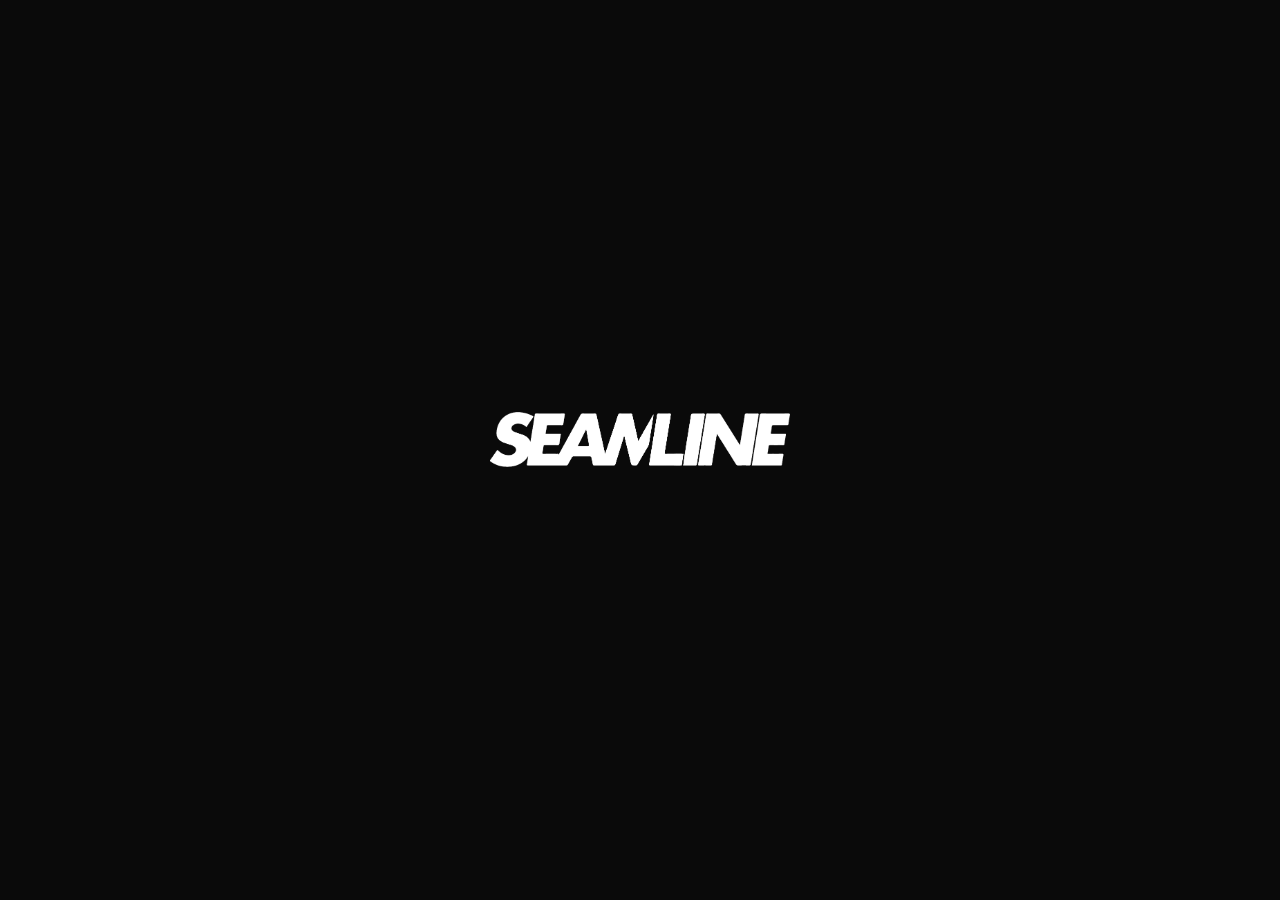
<file: index.html>
<!doctype html>
<html lang="en">
<head>
  <meta charset="utf-8">
  <meta name="viewport" content="width=device-width, initial-scale=1, viewport-fit=cover">
  <meta name="theme-color" content="#0a0a0a">
  <link rel="icon" type="image/png" href="assets/favicon.png">
  <link rel="apple-touch-icon" href="assets/icon.png">
  <link rel="preconnect" href="https://fonts.googleapis.com">
  <link rel="preconnect" href="https://fonts.gstatic.com" crossorigin>
  <link href="https://fonts.googleapis.com/css2?family=Inter:wght@400;500;600;700;800&display=swap" rel="stylesheet">
  <link rel="stylesheet" href="css/styles.css">
  <title>Seamline</title>
  <script src="vendor/supabase.js" defer></script>
  <script src="vendor/jspdf.umd.min.js" defer></script>
  <script src="vendor/jspdf.plugin.autotable.min.js" defer></script>
  <script src="vendor/qrcode.js" defer></script>
  <script type="module" src="js/main.js"></script>
</head>
<body>
  <div id="loader" class="loader" aria-hidden="true"><div class="loader-inner"><img src="assets/logo-white.png" alt=""><span class="stitch"></span></div></div>
  <div id="app"></div>
  <noscript>Seamline needs JavaScript. Open this folder with VS Code Live Server.</noscript>
</body>
</html>
</file>
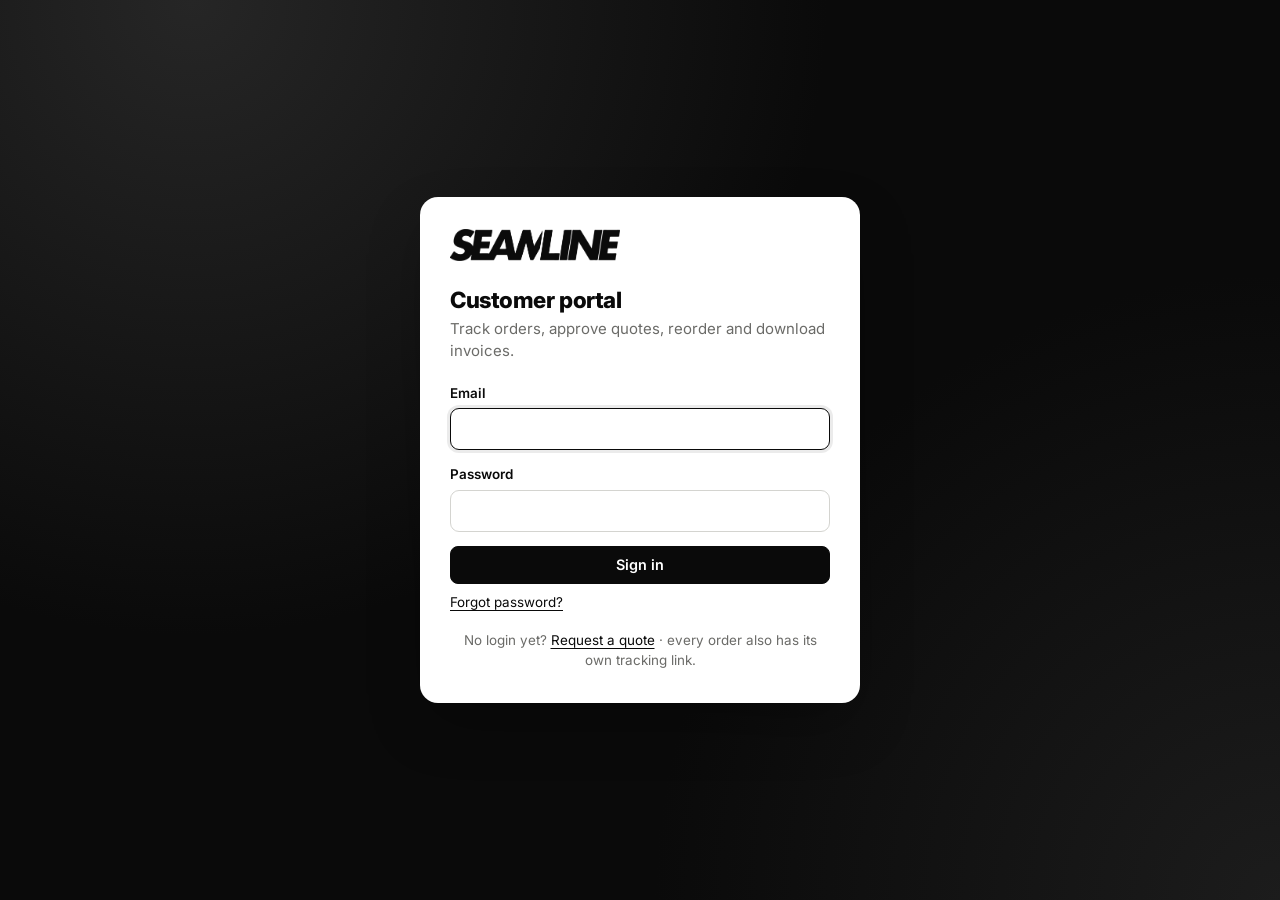
<file: portal.html>
<!doctype html>
<html lang="en">
<head>
  <meta charset="utf-8">
  <meta name="viewport" content="width=device-width, initial-scale=1, viewport-fit=cover">
  <meta name="theme-color" content="#0a0a0a">
  <link rel="icon" type="image/png" href="assets/favicon.png">
  <link rel="apple-touch-icon" href="assets/icon.png">
  <link rel="preconnect" href="https://fonts.googleapis.com">
  <link rel="preconnect" href="https://fonts.gstatic.com" crossorigin>
  <link href="https://fonts.googleapis.com/css2?family=Inter:wght@400;500;600;700;800&display=swap" rel="stylesheet">
  <link rel="stylesheet" href="css/styles.css">
  <title>Customer portal · Seamline</title>
  <script src="vendor/supabase.js" defer></script>
  <script src="vendor/jspdf.umd.min.js" defer></script>
  <script src="vendor/jspdf.plugin.autotable.min.js" defer></script>
  <script src="vendor/qrcode.js" defer></script>
  <script type="module" src="js/portal.js"></script>
</head>
<body>
  <div id="loader" class="loader" aria-hidden="true"><div class="loader-inner"><img src="assets/logo-white.png" alt=""><span class="stitch"></span></div></div>
  <div id="app"></div>
</body>
</html>
</file>
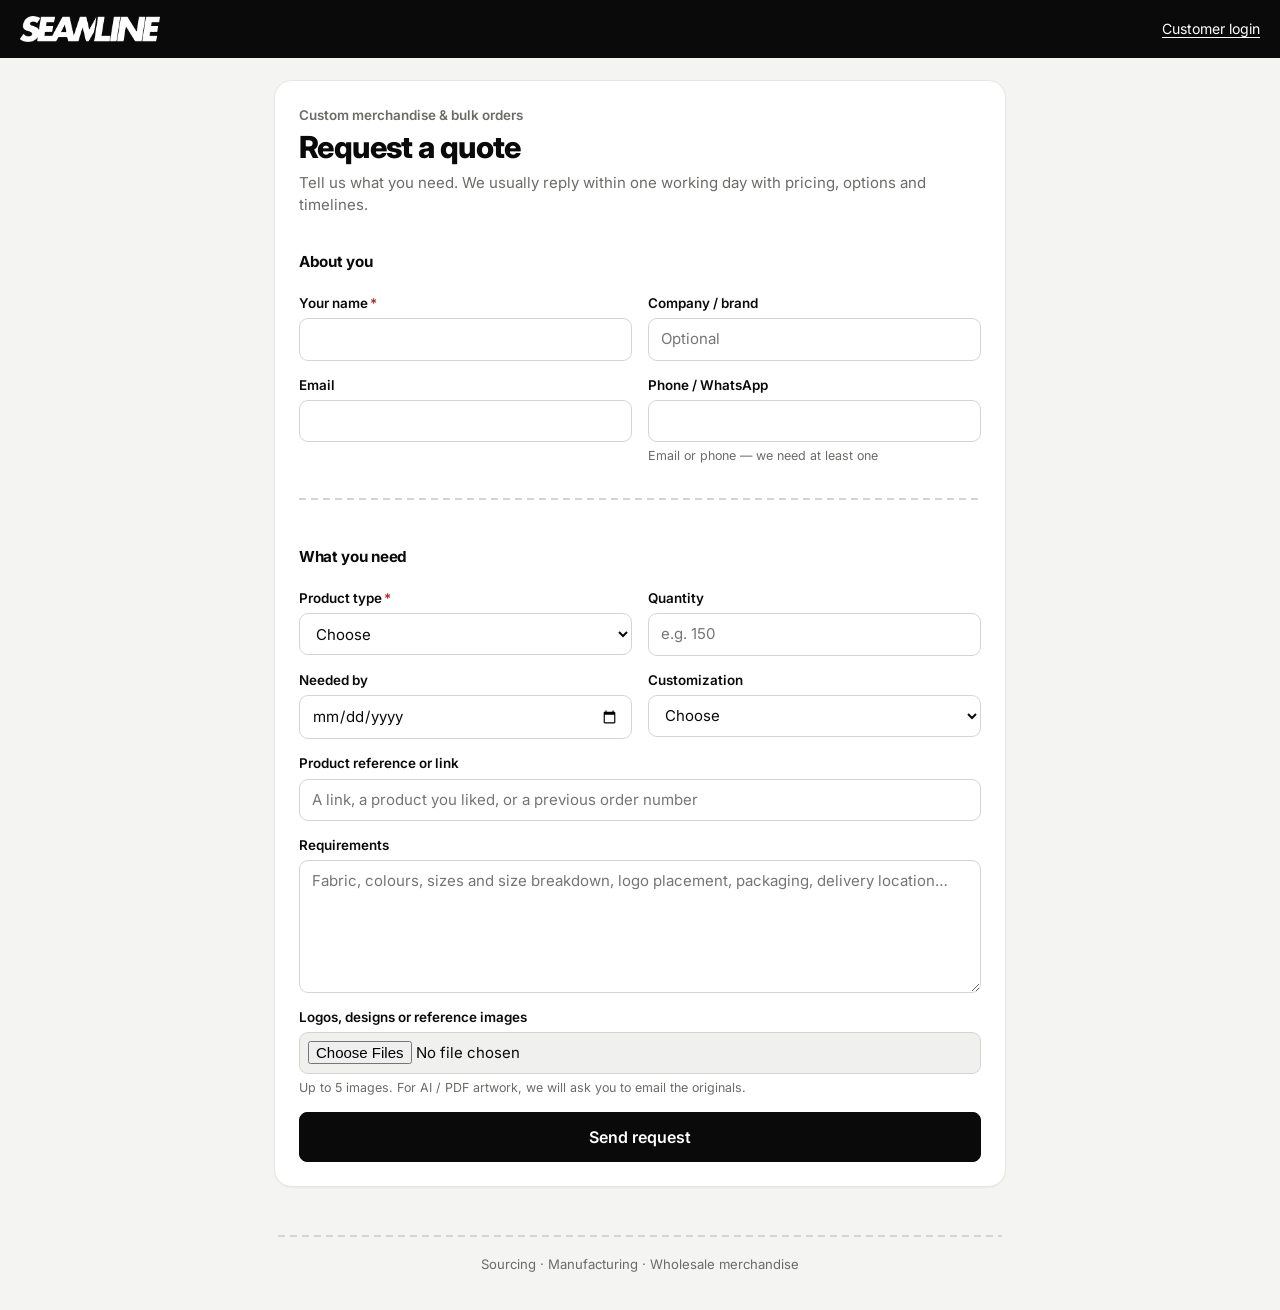
<file: quote-request.html>
<!doctype html>
<html lang="en">
<head>
  <meta charset="utf-8">
  <meta name="viewport" content="width=device-width, initial-scale=1, viewport-fit=cover">
  <meta name="theme-color" content="#0a0a0a">
  <link rel="icon" type="image/png" href="assets/favicon.png">
  <link rel="apple-touch-icon" href="assets/icon.png">
  <link rel="preconnect" href="https://fonts.googleapis.com">
  <link rel="preconnect" href="https://fonts.gstatic.com" crossorigin>
  <link href="https://fonts.googleapis.com/css2?family=Inter:wght@400;500;600;700;800&display=swap" rel="stylesheet">
  <link rel="stylesheet" href="css/styles.css">
  <title>Request a quote · Seamline</title>
  <script src="vendor/supabase.js" defer></script>
  <script src="vendor/jspdf.umd.min.js" defer></script>
  <script src="vendor/jspdf.plugin.autotable.min.js" defer></script>
  <script src="vendor/qrcode.js" defer></script>
  <script type="module" src="js/request.js"></script>
</head>
<body class="public-body">
  <div id="loader" class="loader" aria-hidden="true"><div class="loader-inner"><img src="assets/logo-white.png" alt=""><span class="stitch"></span></div></div>
  <header class="pub-top"><img class="pub-logo" src="assets/logo-white.png" alt="Seamline"><a class="pub-link" href="portal.html">Customer login</a></header>
  <main id="page" class="pub-main"></main>
  <footer class="pub-foot"><span class="seam-line"></span><p>Sourcing · Manufacturing · Wholesale merchandise</p></footer>
</body>
</html>
</file>
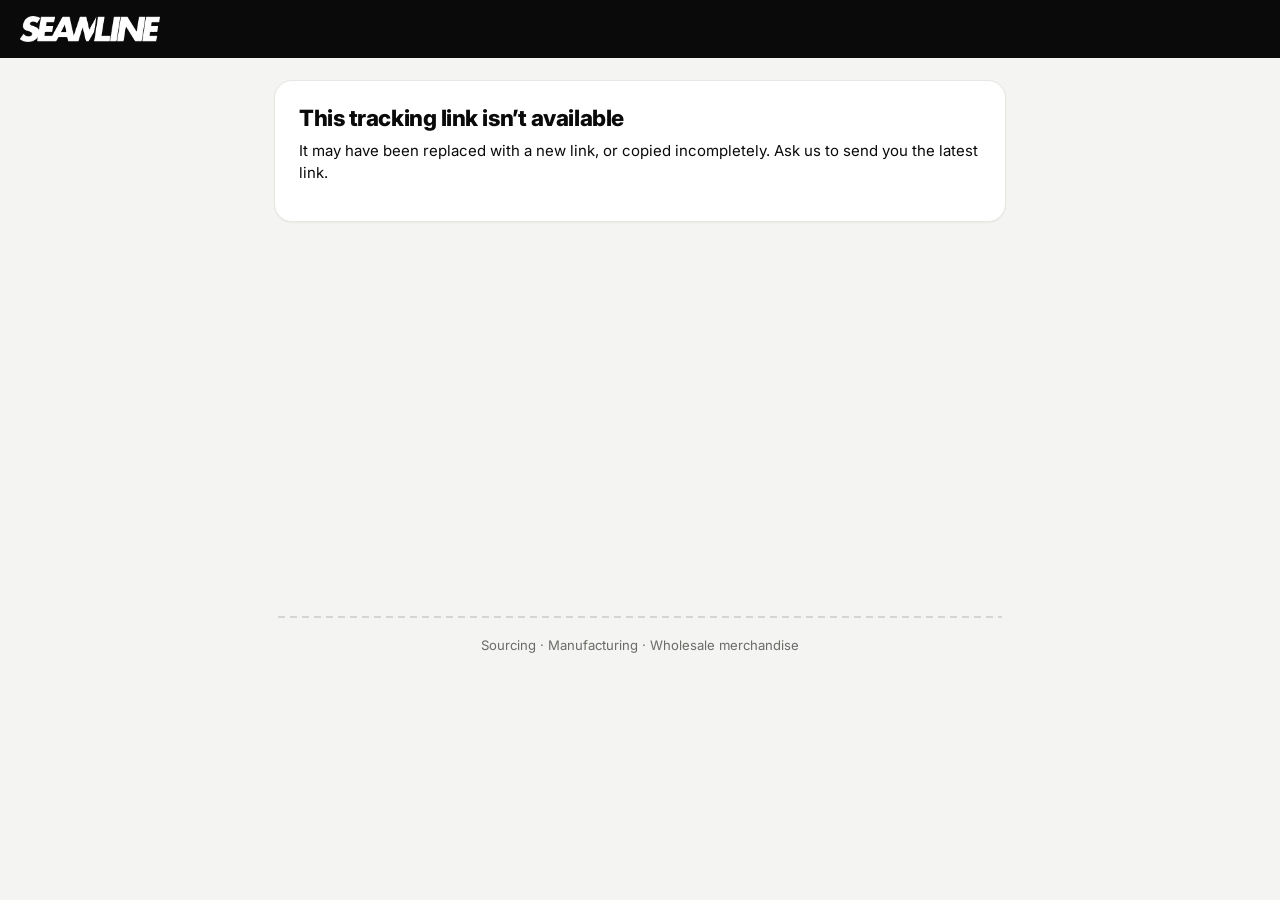
<file: track.html>
<!doctype html>
<html lang="en">
<head>
  <meta charset="utf-8">
  <meta name="viewport" content="width=device-width, initial-scale=1, viewport-fit=cover">
  <meta name="theme-color" content="#0a0a0a">
  <link rel="icon" type="image/png" href="assets/favicon.png">
  <link rel="apple-touch-icon" href="assets/icon.png">
  <link rel="preconnect" href="https://fonts.googleapis.com">
  <link rel="preconnect" href="https://fonts.gstatic.com" crossorigin>
  <link href="https://fonts.googleapis.com/css2?family=Inter:wght@400;500;600;700;800&display=swap" rel="stylesheet">
  <link rel="stylesheet" href="css/styles.css">
  <meta name="robots" content="noindex, nofollow">
  <meta name="referrer" content="no-referrer">
  <title>Your order · Seamline</title>
  <script src="vendor/supabase.js" defer></script>
  <script src="vendor/jspdf.umd.min.js" defer></script>
  <script src="vendor/jspdf.plugin.autotable.min.js" defer></script>
  <script src="vendor/qrcode.js" defer></script>
  <script type="module" src="js/track.js"></script>
</head>
<body class="public-body">
  <div id="loader" class="loader" aria-hidden="true"><div class="loader-inner"><img src="assets/logo-white.png" alt=""><span class="stitch"></span></div></div>
  <header class="pub-top"><img class="pub-logo" src="assets/logo-white.png" alt="Seamline"></header>
  <main id="page" class="pub-main"></main>
  <footer class="pub-foot"><span class="seam-line"></span><p>Sourcing · Manufacturing · Wholesale merchandise</p></footer>
</body>
</html>
</file>
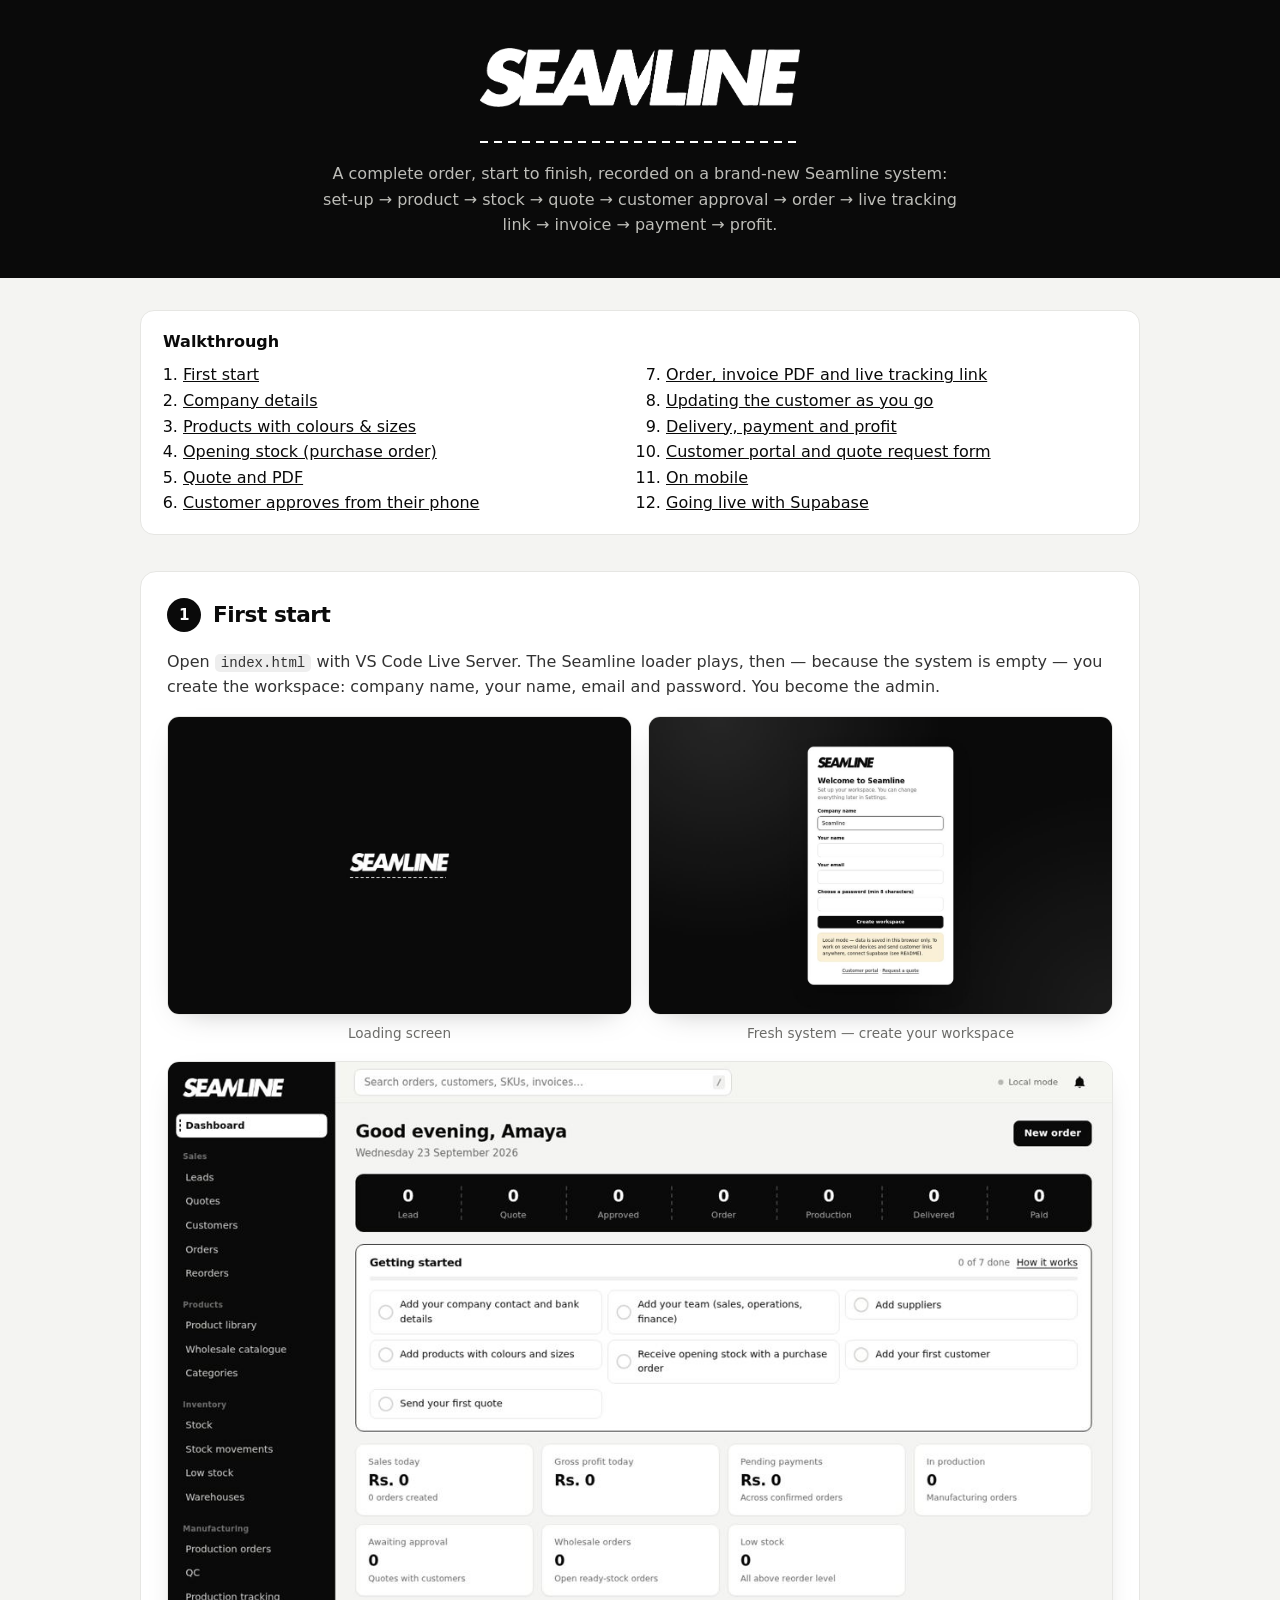
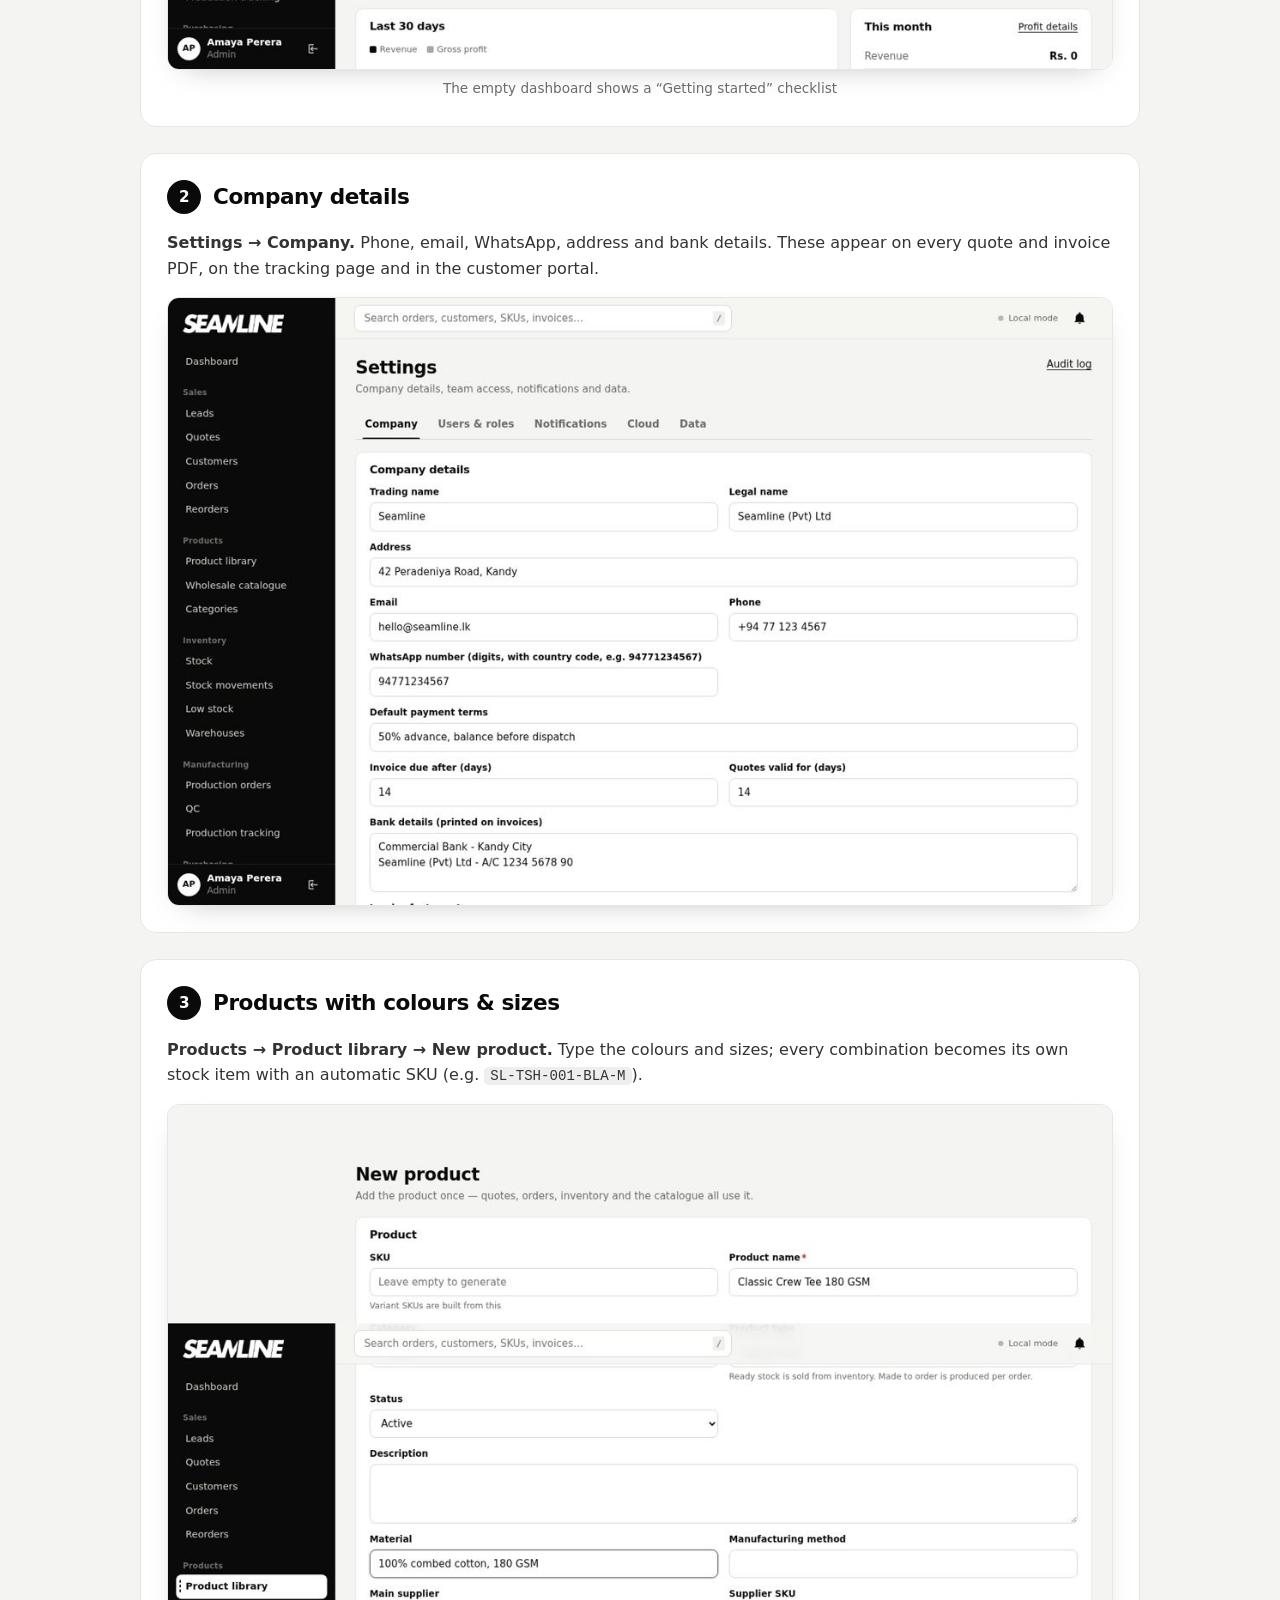
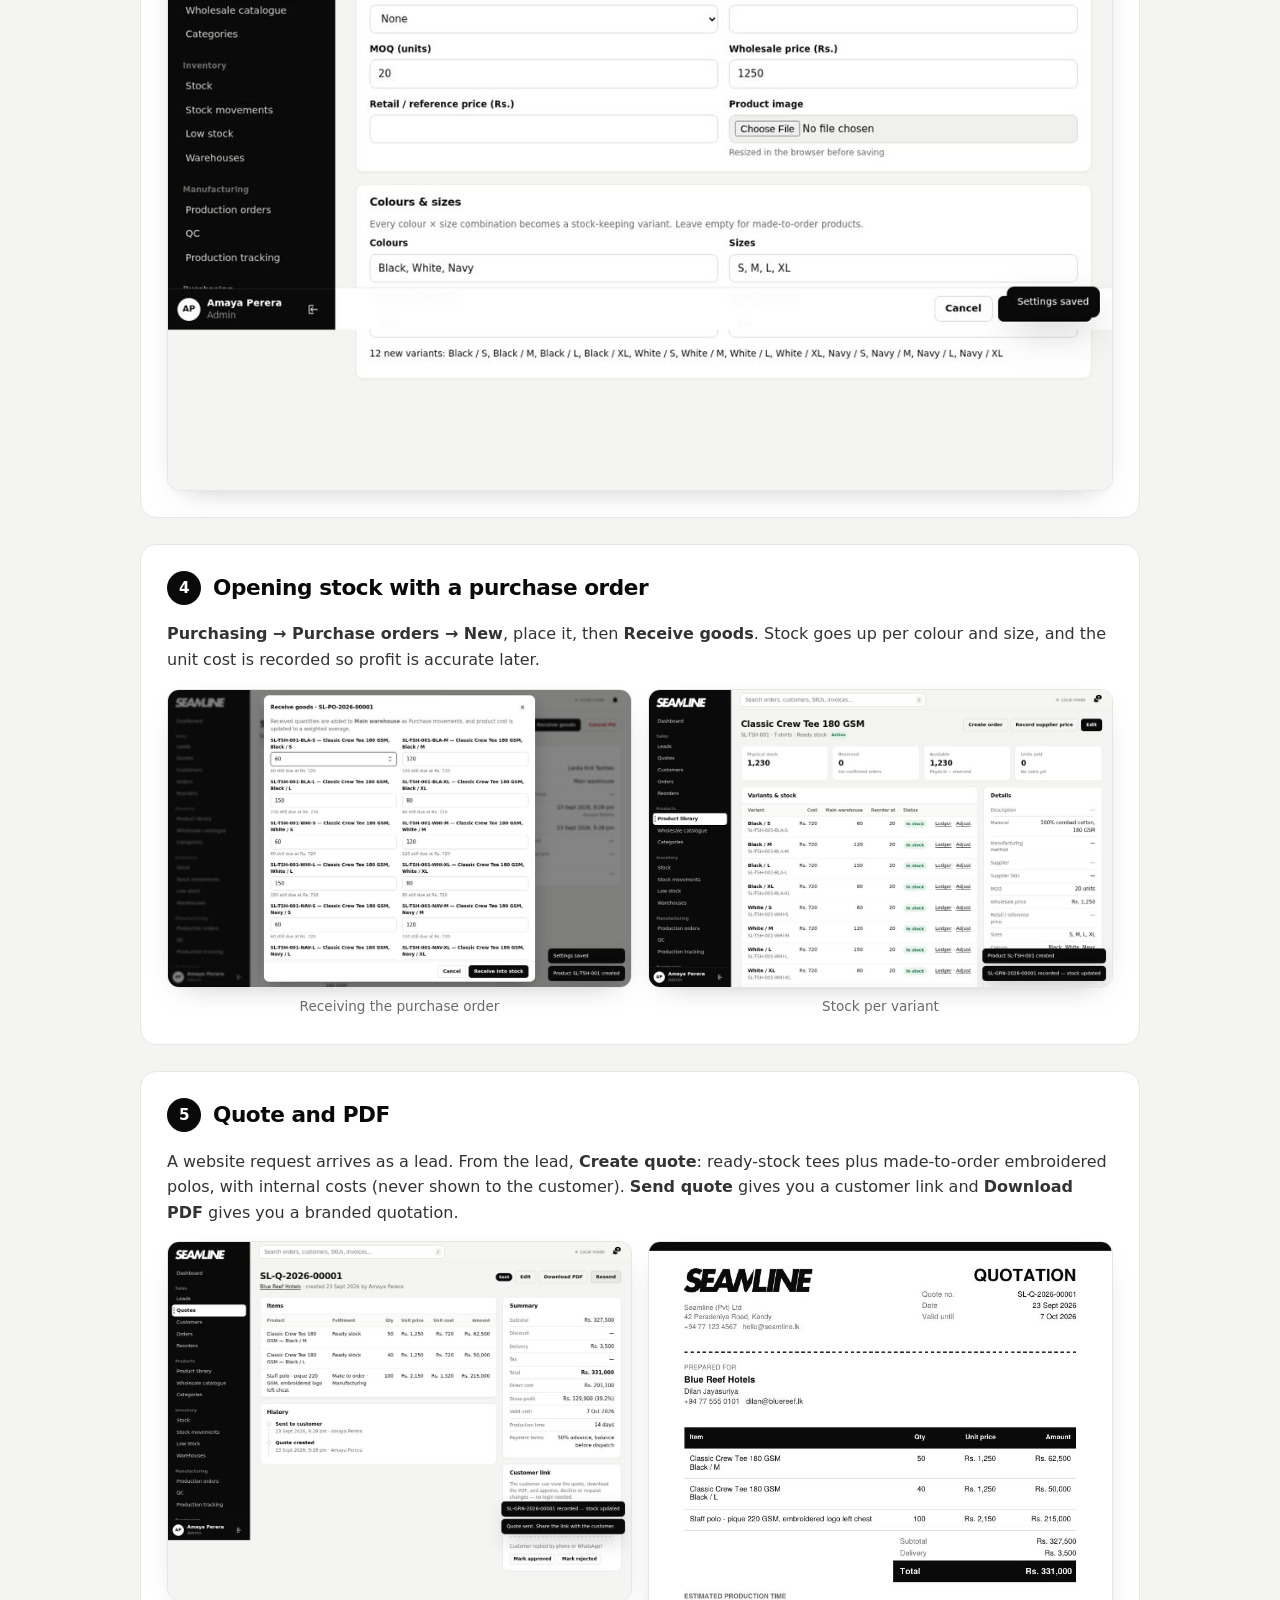
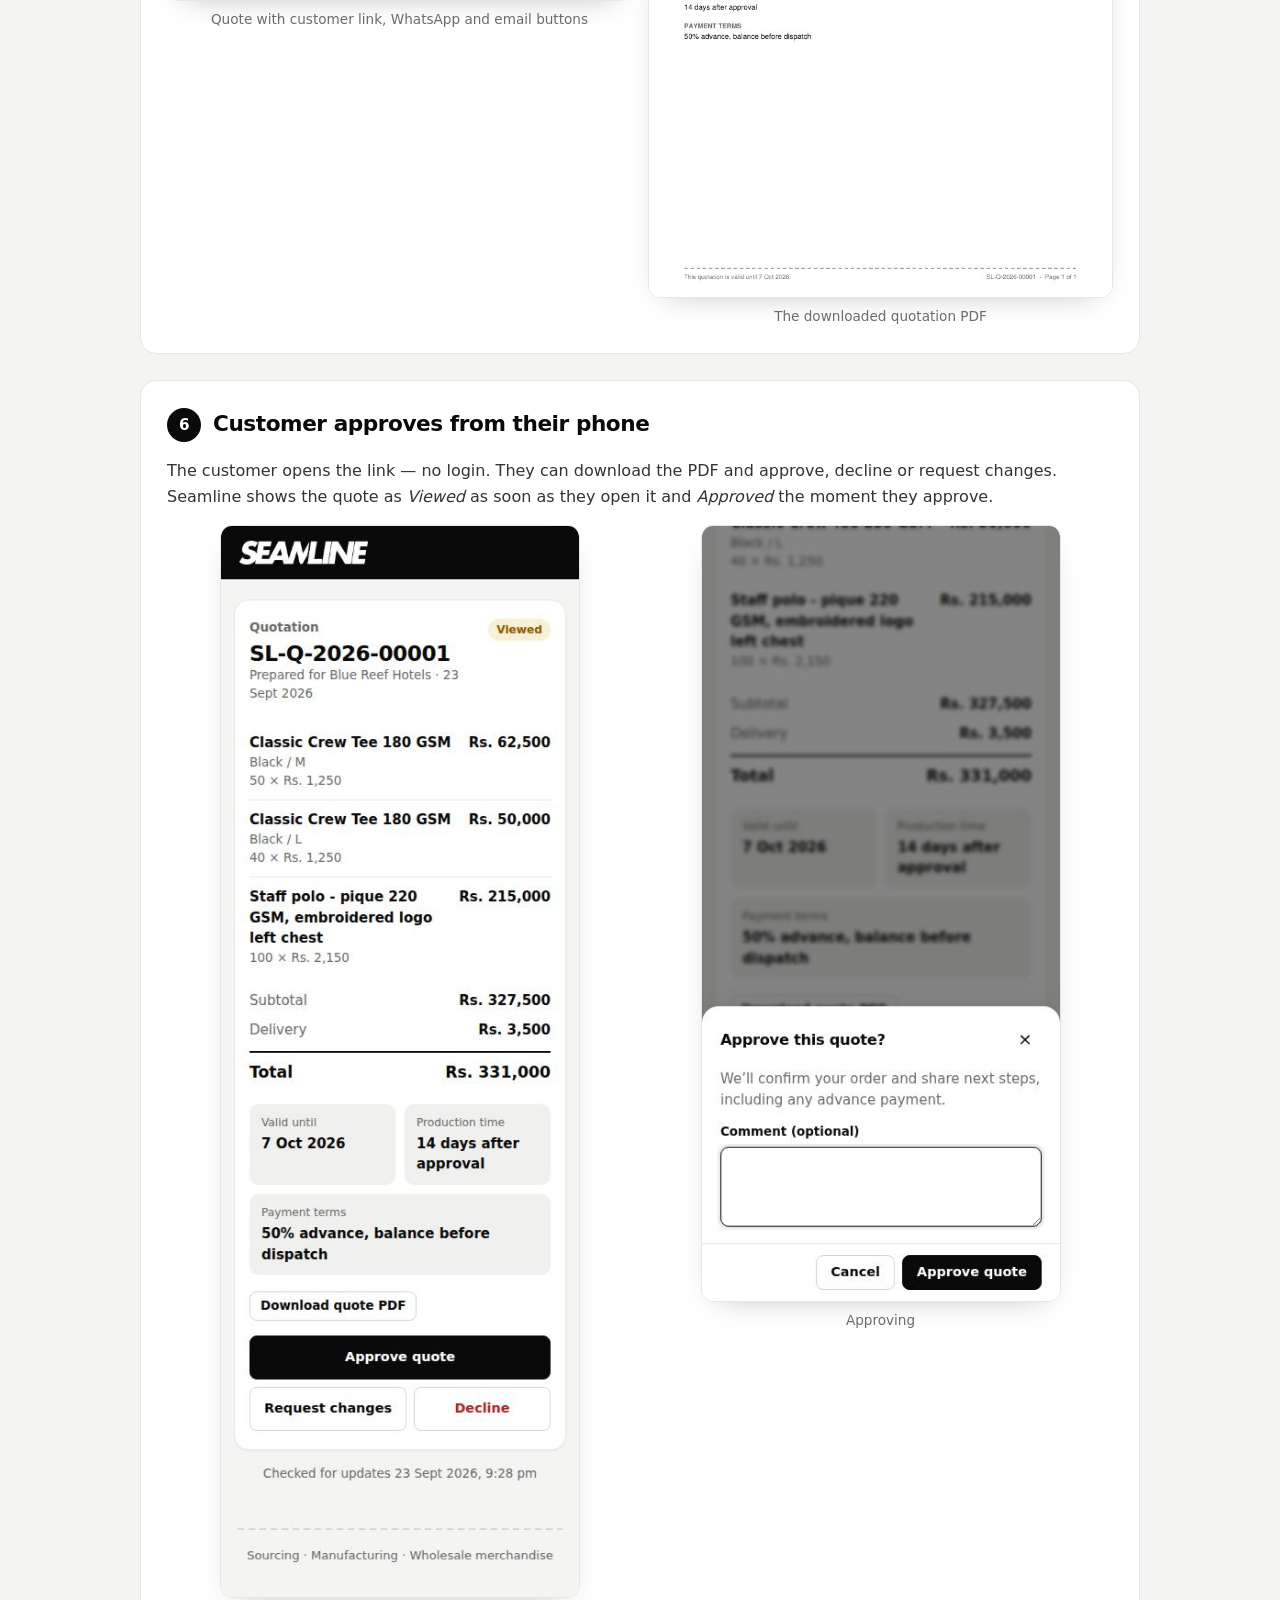
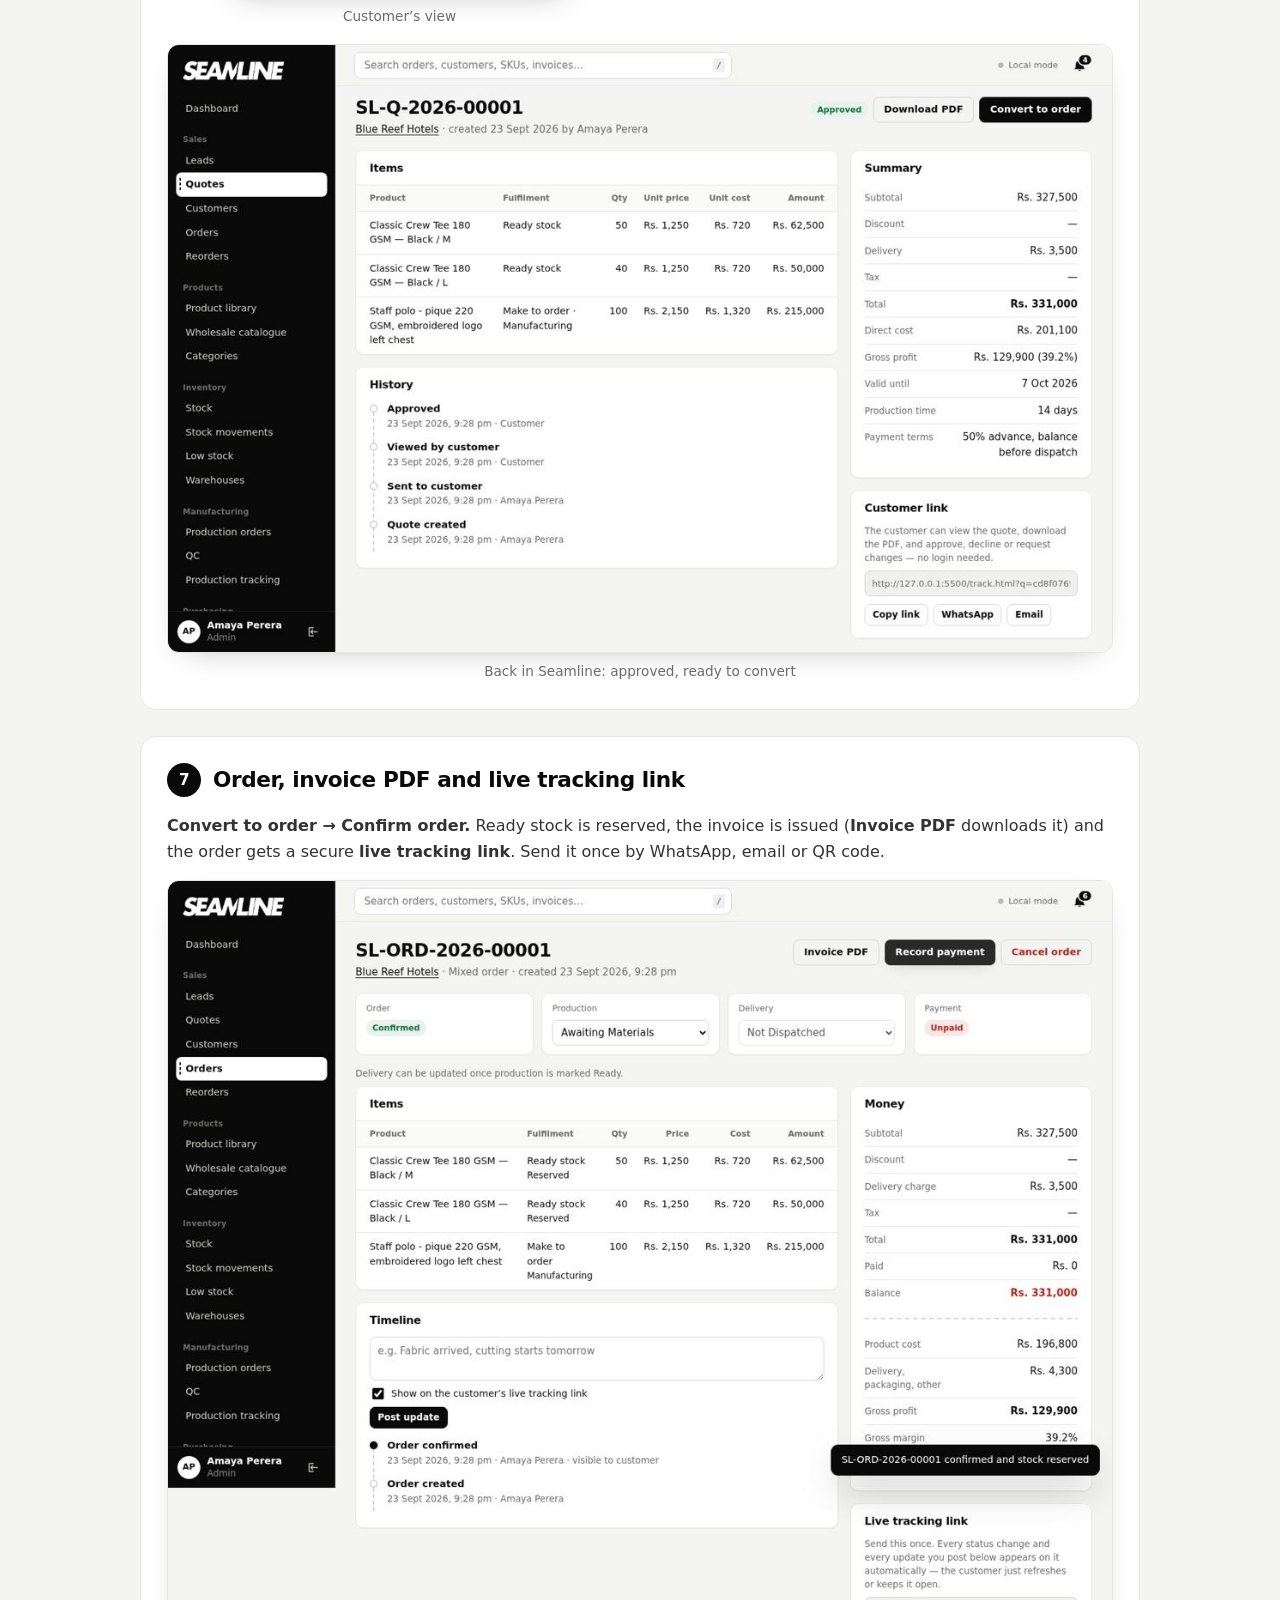
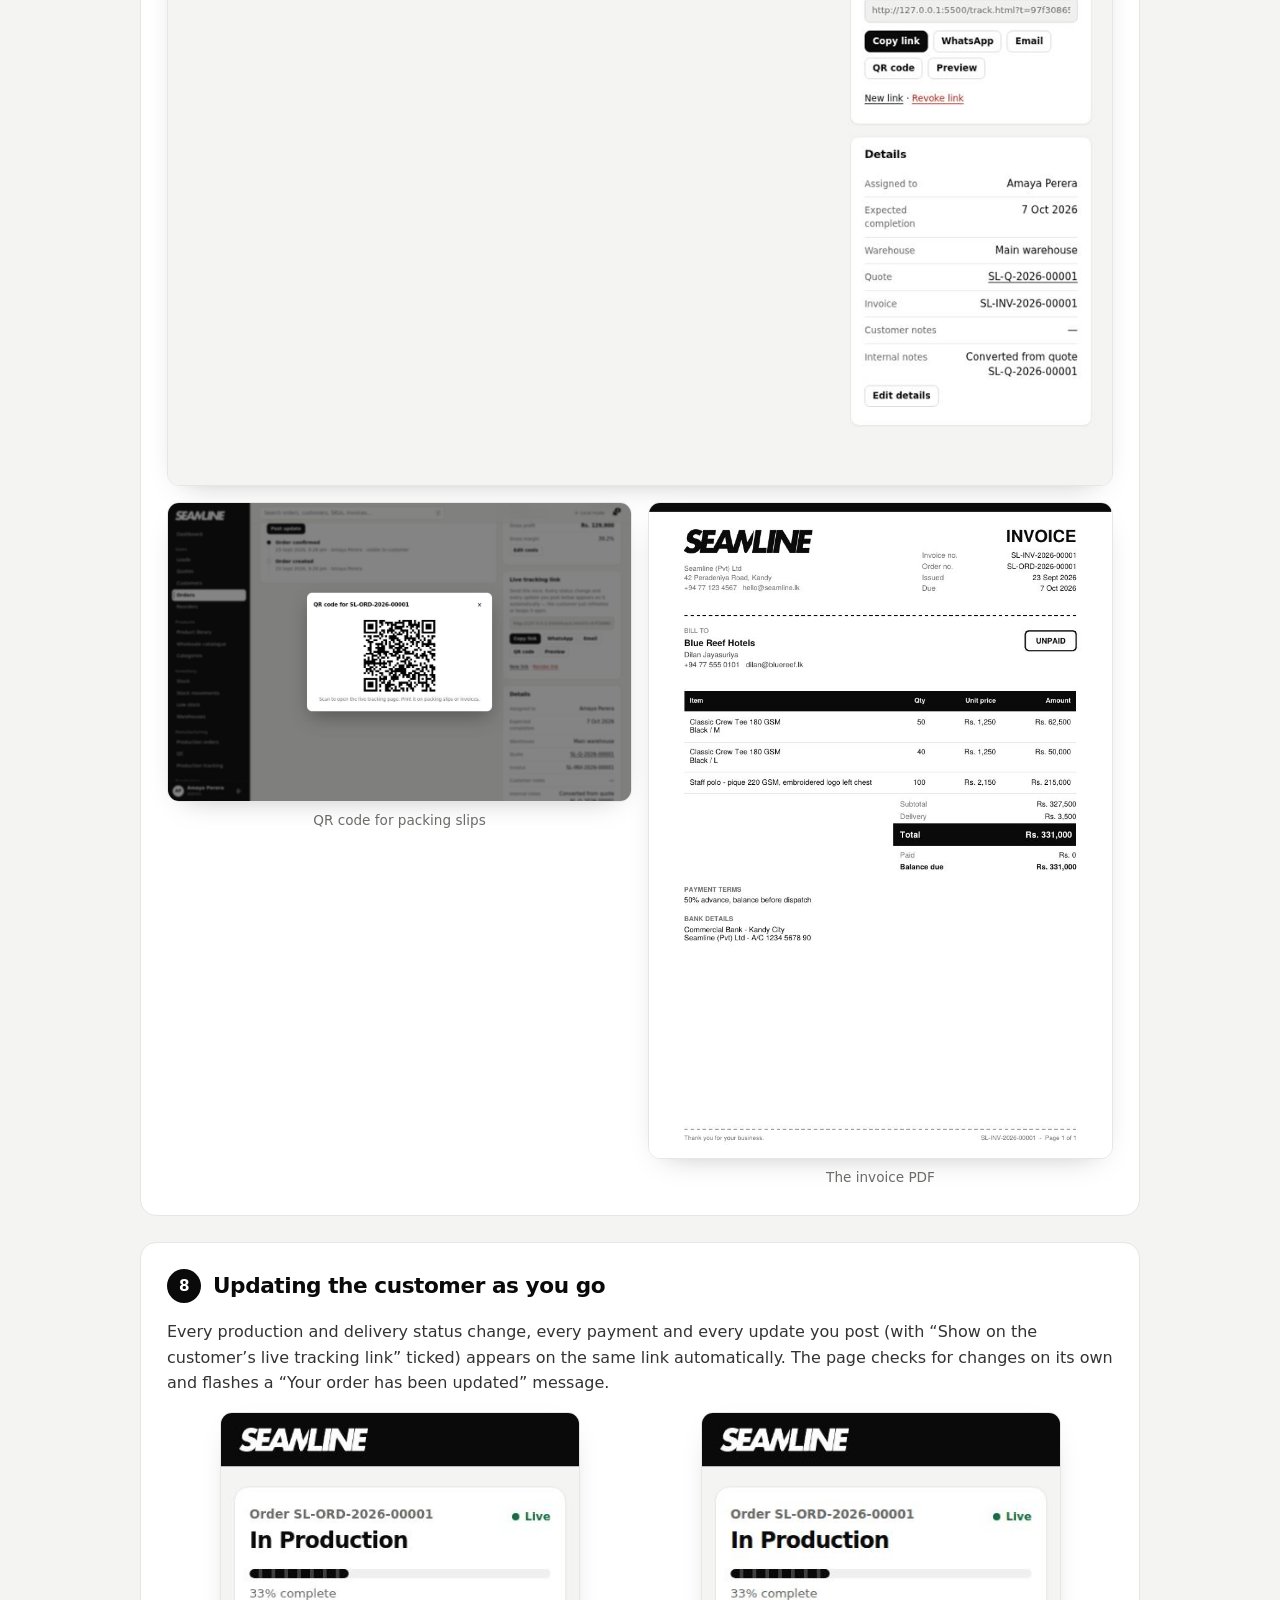
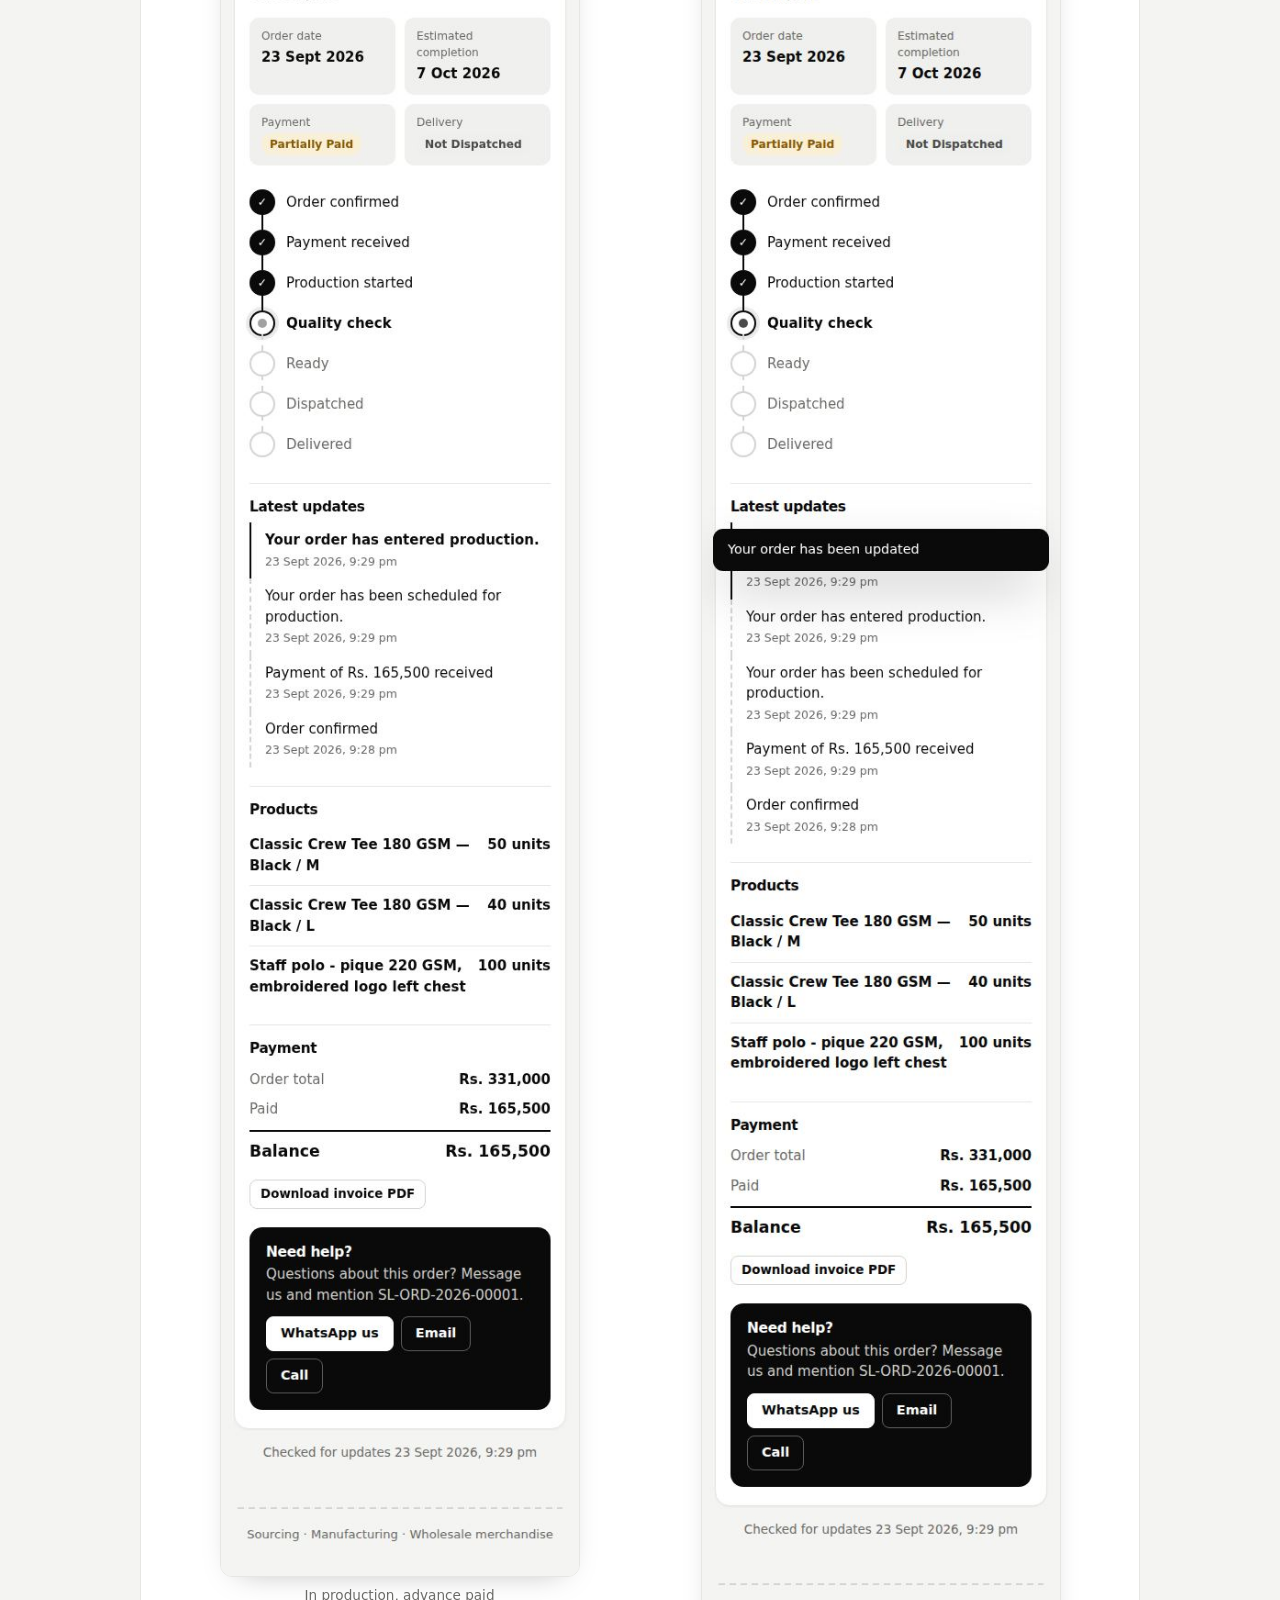
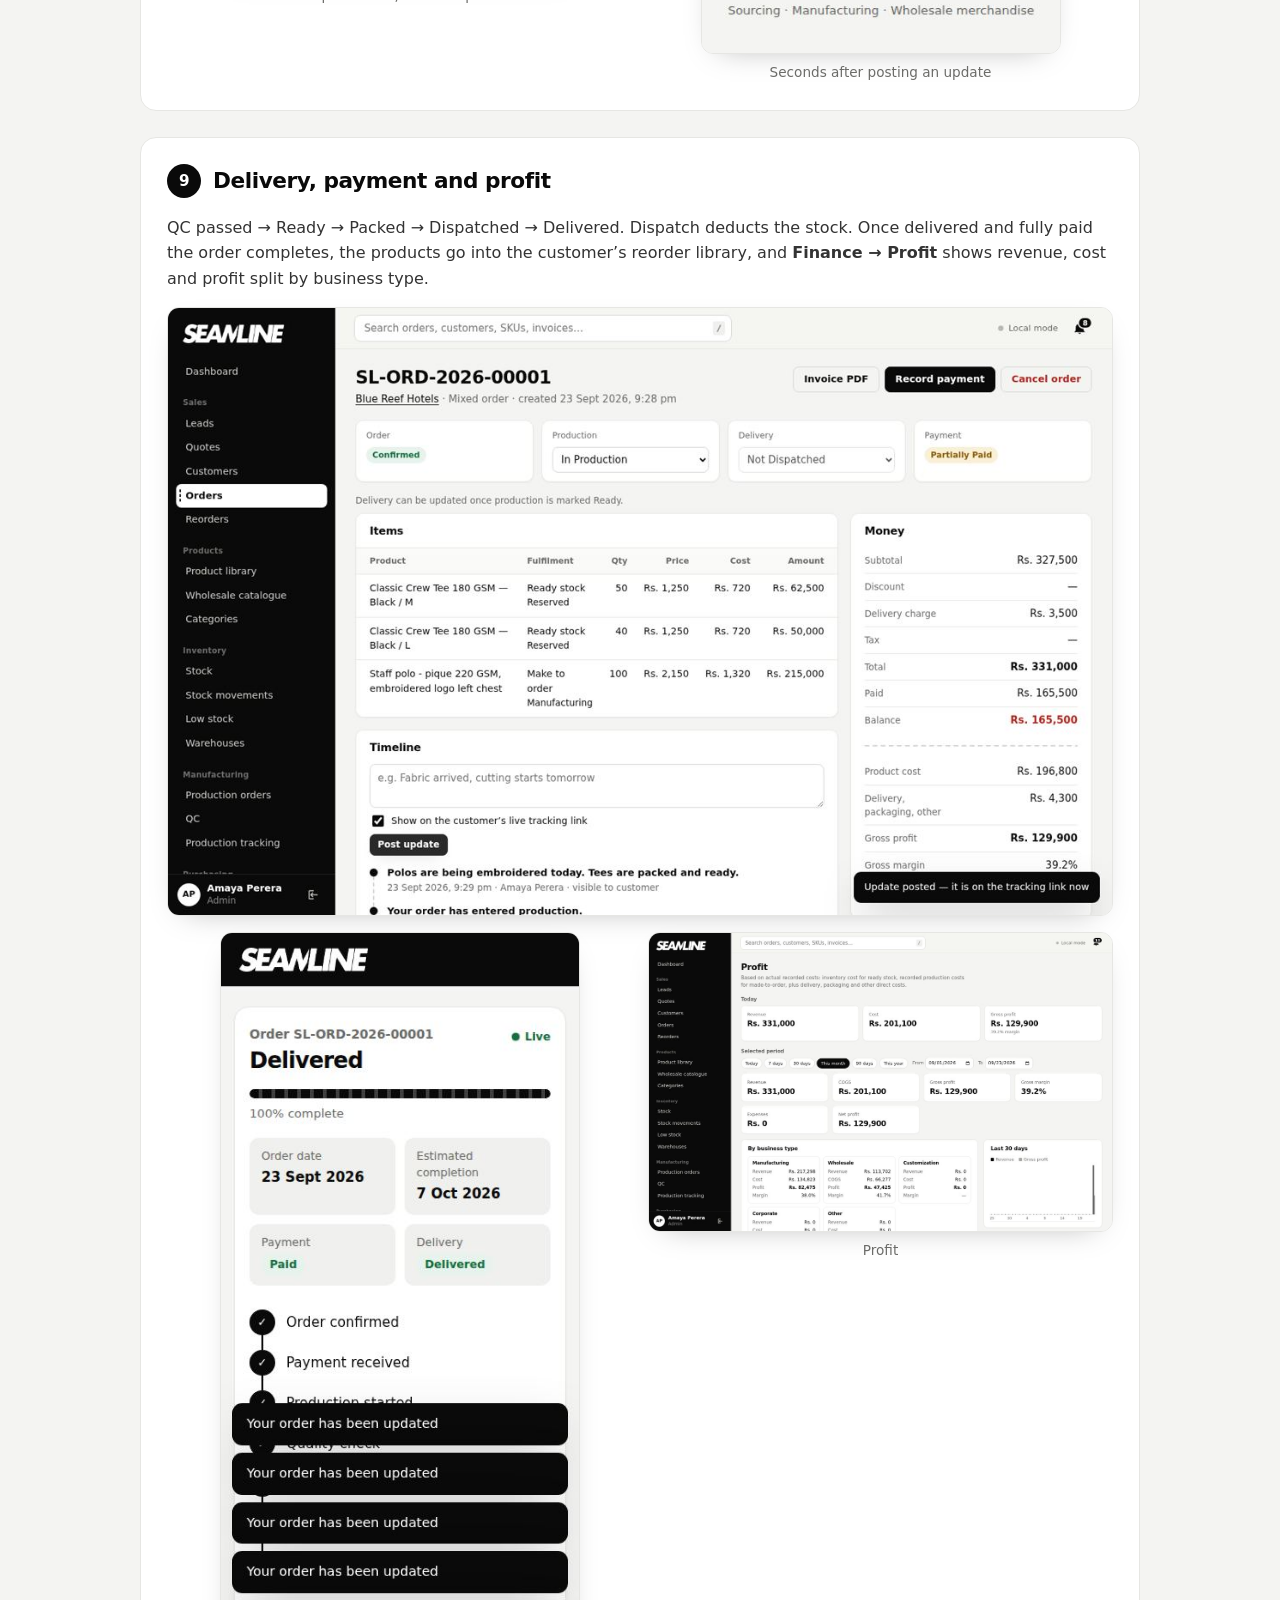
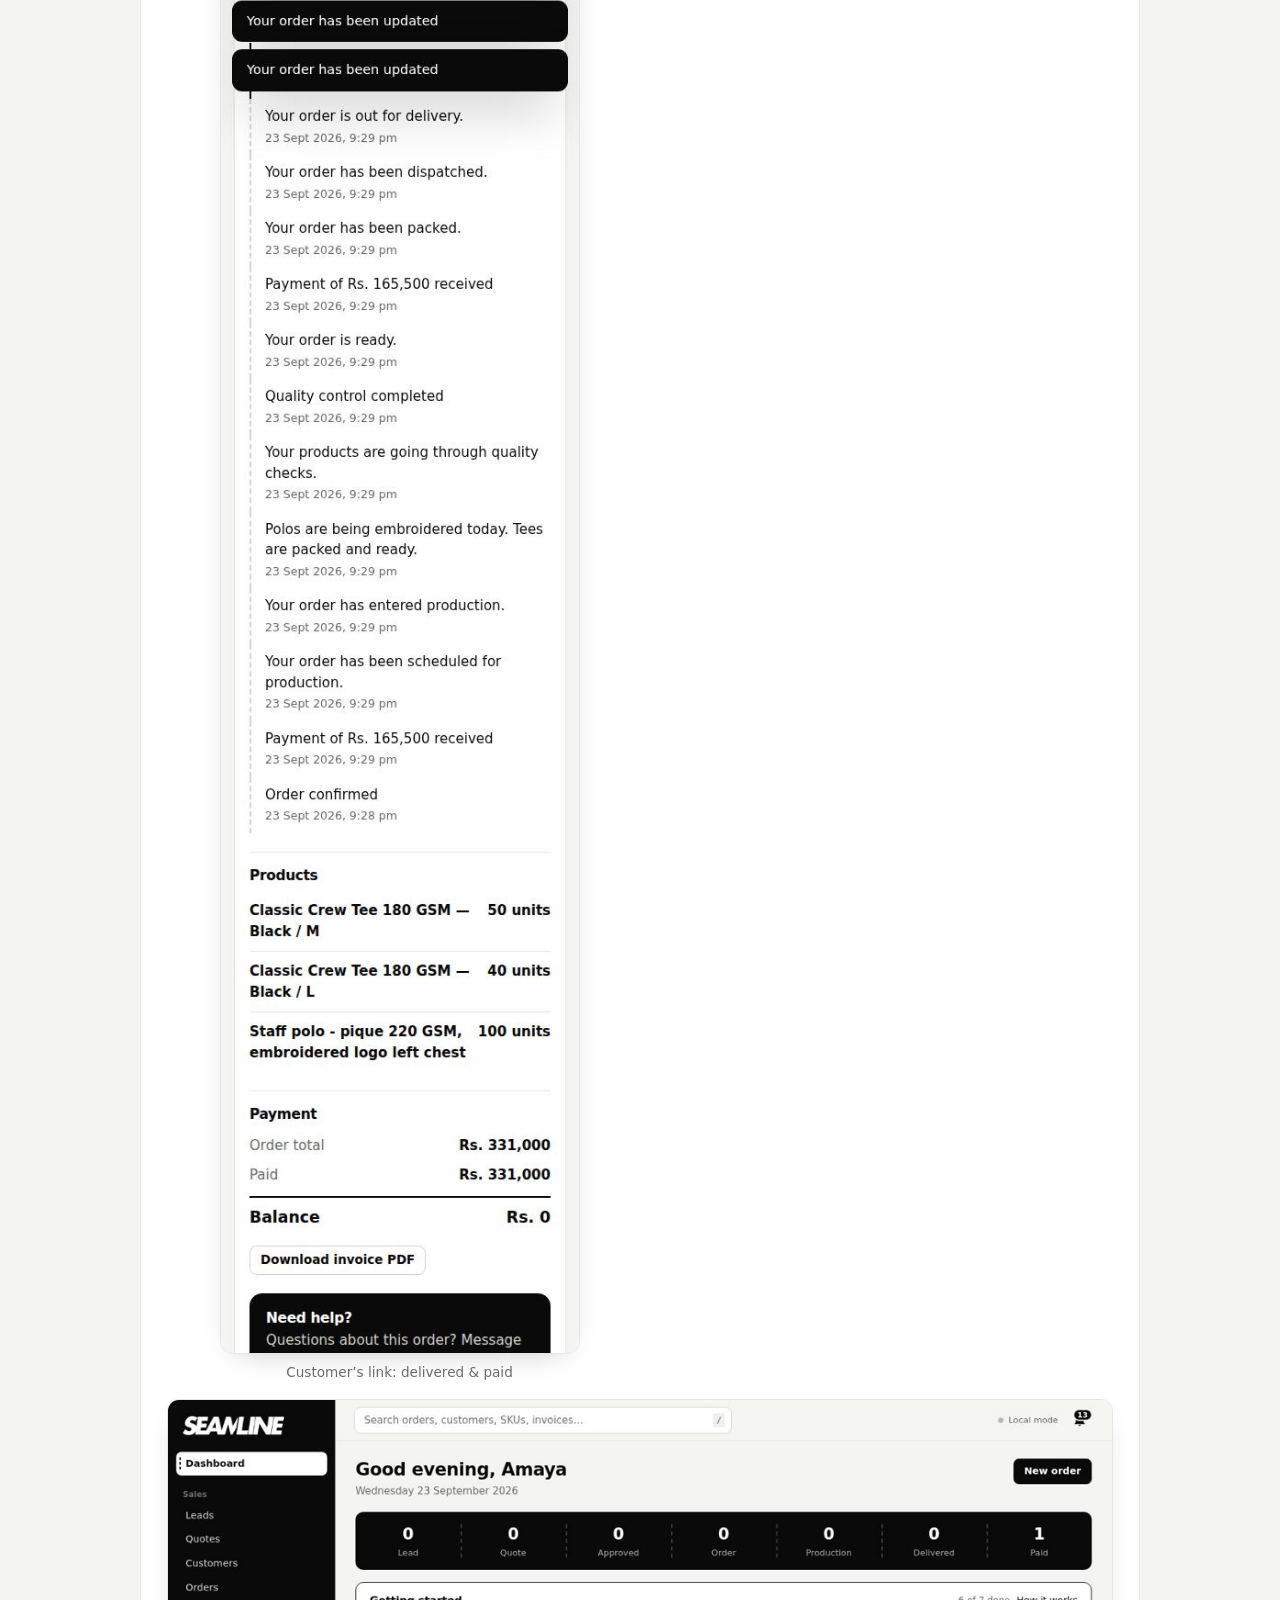
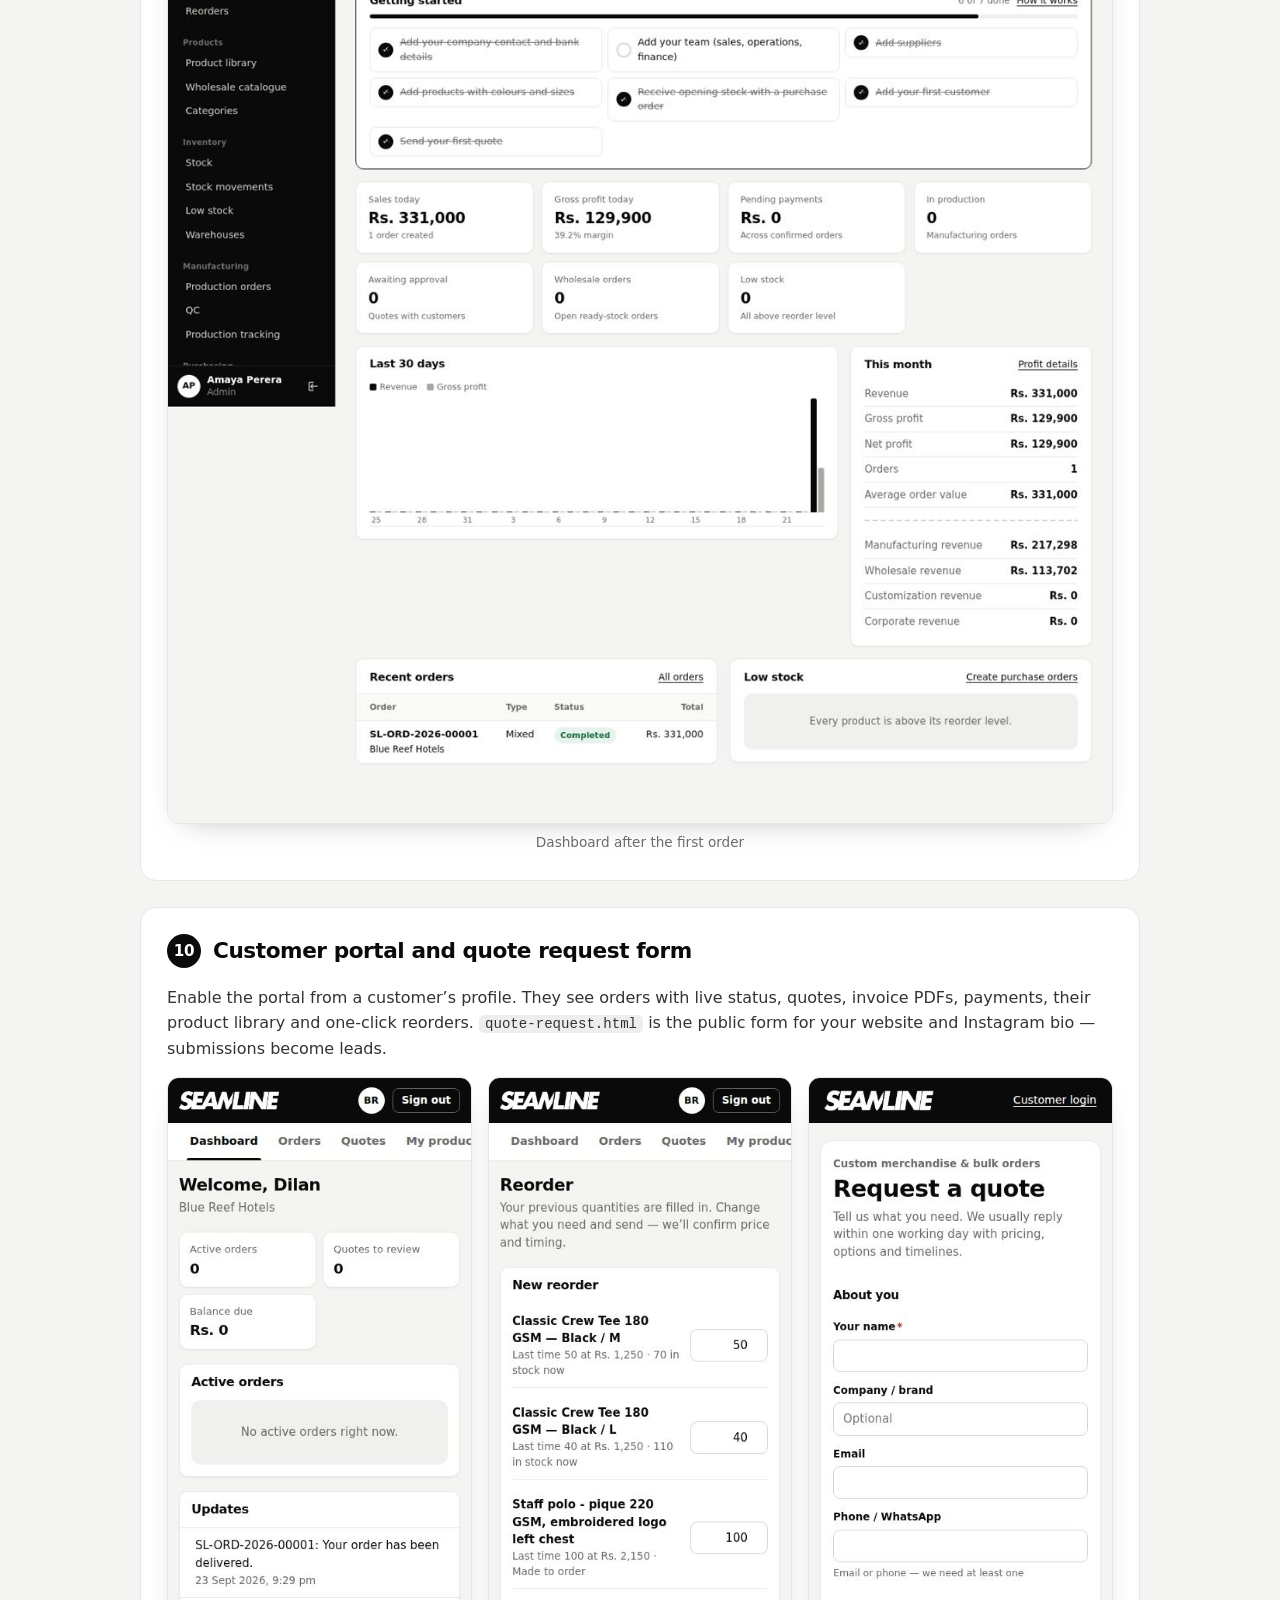
<file: docs/demo-guide.html>
<!doctype html>
<html lang="en">
<head>
<meta charset="utf-8">
<meta name="viewport" content="width=device-width, initial-scale=1">
<title>Seamline — demo walkthrough</title>
<link rel="icon" href="../assets/favicon.png">
<style>
  :root { --ink:#0a0a0a; --muted:#6b6b68; --line:#e6e6e3; --paper:#f4f4f2; }
  * { box-sizing: border-box; }
  body { margin: 0; font: 16px/1.6 Inter, ui-sans-serif, system-ui, -apple-system, "Segoe UI", Roboto, sans-serif; color: var(--ink); background: var(--paper); }
  header.top { background: var(--ink); color: #fff; padding: 48px 24px 40px; text-align: center; }
  header.top img { width: min(320px, 70vw); }
  header.top p { color: #bdbdb8; max-width: 640px; margin: 18px auto 0; }
  .seam { height: 2px; margin: 26px auto 0; max-width: 320px; background-image: repeating-linear-gradient(90deg, #fff 0 8px, transparent 8px 14px); }
  main { max-width: 1040px; margin: 0 auto; padding: 32px 20px 80px; }
  nav.toc { background: #fff; border: 1px solid var(--line); border-radius: 14px; padding: 18px 22px; margin-bottom: 36px; }
  nav.toc ol { margin: 8px 0 0; padding-left: 20px; columns: 2; column-gap: 32px; }
  nav.toc a { color: var(--ink); }
  section.step { background: #fff; border: 1px solid var(--line); border-radius: 16px; padding: 26px; margin-bottom: 26px; }
  .step h2 { margin: 0 0 6px; font-size: 1.35rem; letter-spacing: -.02em; display: flex; align-items: center; gap: 12px; }
  .n { display: inline-grid; place-items: center; width: 34px; height: 34px; border-radius: 50%; background: var(--ink); color: #fff; font-size: .95rem; flex: none; }
  .step p, .step li { color: #333; }
  .shots { display: grid; gap: 16px; margin-top: 16px; grid-template-columns: 1fr; }
  .shots.two { grid-template-columns: repeat(auto-fit, minmax(260px, 1fr)); align-items: start; }
  figure { margin: 0; }
  figure img { width: 100%; border: 1px solid var(--line); border-radius: 12px; display: block; box-shadow: 0 10px 30px -18px rgba(0,0,0,.35); }
  figure.phone img { max-width: 360px; margin: 0 auto; }
  figcaption { font-size: .85rem; color: var(--muted); margin-top: 8px; text-align: center; }
  .tip { background: var(--paper); border-left: 3px solid var(--ink); padding: 10px 14px; border-radius: 0 10px 10px 0; font-size: .93rem; margin-top: 14px; }
  code { background: #eee; padding: 1px 6px; border-radius: 5px; font-size: .88em; }
  @media (max-width: 640px) { nav.toc ol { columns: 1; } section.step { padding: 18px; } }
</style>
</head>
<body>
<header class="top">
  <img src="../assets/logo-white.png" alt="Seamline">
  <div class="seam"></div>
  <p>A complete order, start to finish, recorded on a brand-new Seamline system: set-up → product → stock → quote → customer approval → order → live tracking link → invoice → payment → profit.</p>
</header>
<main>
<nav class="toc"><strong>Walkthrough</strong><ol>
  <li><a href="#s1">First start</a></li><li><a href="#s2">Company details</a></li><li><a href="#s3">Products with colours &amp; sizes</a></li>
  <li><a href="#s4">Opening stock (purchase order)</a></li><li><a href="#s5">Quote and PDF</a></li><li><a href="#s6">Customer approves from their phone</a></li>
  <li><a href="#s7">Order, invoice PDF and live tracking link</a></li><li><a href="#s8">Updating the customer as you go</a></li><li><a href="#s9">Delivery, payment and profit</a></li>
  <li><a href="#s10">Customer portal and quote request form</a></li><li><a href="#s11">On mobile</a></li><li><a href="#s12">Going live with Supabase</a></li>
</ol></nav>

<section class="step" id="s1"><h2><span class="n">1</span>First start</h2>
<p>Open <code>index.html</code> with VS Code Live Server. The Seamline loader plays, then — because the system is empty — you create the workspace: company name, your name, email and password. You become the admin.</p>
<div class="shots two"><figure><img src="img/01-loader.jpg" alt=""><figcaption>Loading screen</figcaption></figure><figure><img src="img/02-setup.jpg" alt=""><figcaption>Fresh system — create your workspace</figcaption></figure></div>
<div class="shots"><figure><img src="img/03-dashboard-fresh.jpg" alt=""><figcaption>The empty dashboard shows a “Getting started” checklist</figcaption></figure></div>
</section>

<section class="step" id="s2"><h2><span class="n">2</span>Company details</h2>
<p><strong>Settings → Company.</strong> Phone, email, WhatsApp, address and bank details. These appear on every quote and invoice PDF, on the tracking page and in the customer portal.</p>
<div class="shots"><figure><img src="img/04-settings.jpg" alt=""></figure></div>
</section>

<section class="step" id="s3"><h2><span class="n">3</span>Products with colours &amp; sizes</h2>
<p><strong>Products → Product library → New product.</strong> Type the colours and sizes; every combination becomes its own stock item with an automatic SKU (e.g. <code>SL-TSH-001-BLA-M</code>).</p>
<div class="shots"><figure><img src="img/05-product-form.jpg" alt=""></figure></div>
</section>

<section class="step" id="s4"><h2><span class="n">4</span>Opening stock with a purchase order</h2>
<p><strong>Purchasing → Purchase orders → New</strong>, place it, then <strong>Receive goods</strong>. Stock goes up per colour and size, and the unit cost is recorded so profit is accurate later.</p>
<div class="shots two"><figure><img src="img/06-receive.jpg" alt=""><figcaption>Receiving the purchase order</figcaption></figure><figure><img src="img/07-product-stock.jpg" alt=""><figcaption>Stock per variant</figcaption></figure></div>
</section>

<section class="step" id="s5"><h2><span class="n">5</span>Quote and PDF</h2>
<p>A website request arrives as a lead. From the lead, <strong>Create quote</strong>: ready-stock tees plus made-to-order embroidered polos, with internal costs (never shown to the customer). <strong>Send quote</strong> gives you a customer link and <strong>Download PDF</strong> gives you a branded quotation.</p>
<div class="shots two"><figure><img src="img/08-quote-sent.jpg" alt=""><figcaption>Quote with customer link, WhatsApp and email buttons</figcaption></figure><figure><img src="img/quote-pdf-1.jpg" alt=""><figcaption>The downloaded quotation PDF</figcaption></figure></div>
</section>

<section class="step" id="s6"><h2><span class="n">6</span>Customer approves from their phone</h2>
<p>The customer opens the link — no login. They can download the PDF and approve, decline or request changes. Seamline shows the quote as <em>Viewed</em> as soon as they open it and <em>Approved</em> the moment they approve.</p>
<div class="shots two"><figure class="phone"><img src="img/09-customer-quote.jpg" alt=""><figcaption>Customer’s view</figcaption></figure><figure class="phone"><img src="img/10-approve-modal.jpg" alt=""><figcaption>Approving</figcaption></figure></div>
<div class="shots"><figure><img src="img/11-quote-approved.jpg" alt=""><figcaption>Back in Seamline: approved, ready to convert</figcaption></figure></div>
</section>

<section class="step" id="s7"><h2><span class="n">7</span>Order, invoice PDF and live tracking link</h2>
<p><strong>Convert to order → Confirm order.</strong> Ready stock is reserved, the invoice is issued (<strong>Invoice PDF</strong> downloads it) and the order gets a secure <strong>live tracking link</strong>. Send it once by WhatsApp, email or QR code.</p>
<div class="shots"><figure><img src="img/12-order.jpg" alt=""></figure></div>
<div class="shots two"><figure><img src="img/13-qr.jpg" alt=""><figcaption>QR code for packing slips</figcaption></figure><figure><img src="img/invoice-pdf-1.jpg" alt=""><figcaption>The invoice PDF</figcaption></figure></div>
</section>

<section class="step" id="s8"><h2><span class="n">8</span>Updating the customer as you go</h2>
<p>Every production and delivery status change, every payment and every update you post (with “Show on the customer’s live tracking link” ticked) appears on the same link automatically. The page checks for changes on its own and flashes a “Your order has been updated” message.</p>
<div class="shots two"><figure class="phone"><img src="img/14-tracking-mobile.jpg" alt=""><figcaption>In production, advance paid</figcaption></figure><figure class="phone"><img src="img/15-tracking-updated.jpg" alt=""><figcaption>Seconds after posting an update</figcaption></figure></div>
</section>

<section class="step" id="s9"><h2><span class="n">9</span>Delivery, payment and profit</h2>
<p>QC passed → Ready → Packed → Dispatched → Delivered. Dispatch deducts the stock. Once delivered and fully paid the order completes, the products go into the customer’s reorder library, and <strong>Finance → Profit</strong> shows revenue, cost and profit split by business type.</p>
<div class="shots"><figure><img src="img/16-order-complete.jpg" alt=""></figure></div>
<div class="shots two"><figure class="phone"><img src="img/17-tracking-delivered.jpg" alt=""><figcaption>Customer’s link: delivered &amp; paid</figcaption></figure><figure><img src="img/18-profit.jpg" alt=""><figcaption>Profit</figcaption></figure></div>
<div class="shots"><figure><img src="img/19-dashboard.jpg" alt=""><figcaption>Dashboard after the first order</figcaption></figure></div>
</section>

<section class="step" id="s10"><h2><span class="n">10</span>Customer portal and quote request form</h2>
<p>Enable the portal from a customer’s profile. They see orders with live status, quotes, invoice PDFs, payments, their product library and one-click reorders. <code>quote-request.html</code> is the public form for your website and Instagram bio — submissions become leads.</p>
<div class="shots two"><figure class="phone"><img src="img/22-portal.jpg" alt=""><figcaption>Portal dashboard</figcaption></figure><figure class="phone"><img src="img/23-portal-reorder.jpg" alt=""><figcaption>Reorder</figcaption></figure><figure class="phone"><img src="img/24-request-form.jpg" alt=""><figcaption>Quote request form</figcaption></figure></div>
</section>

<section class="step" id="s11"><h2><span class="n">11</span>On mobile</h2>
<div class="shots two"><figure class="phone"><img src="img/25-mobile-dashboard.jpg" alt=""></figure><figure class="phone"><img src="img/26-mobile-menu.jpg" alt=""></figure></div>
<div class="shots"><figure><img src="img/20-guide.jpg" alt=""><figcaption>“How it works” inside the app</figcaption></figure></div>
</section>

<section class="step" id="s12"><h2><span class="n">12</span>Going live with Supabase</h2>
<p>This demo ran in <strong>local mode</strong> (one browser). To use Seamline across computers and send links customers can open anywhere:</p>
<ol>
  <li>Create a project at supabase.com.</li>
  <li>SQL editor → paste <code>supabase/schema.sql</code> → Run.</li>
  <li>Project settings → API: copy the URL and the <em>anon public</em> key into <code>js/config.js</code>.</li>
  <li>Host the folder on a public address (Netlify, Vercel, GitHub Pages…) and put that address in <code>PUBLIC_BASE_URL</code>.</li>
  <li>Open it and create the admin account. Add your team under Settings → Users.</li>
</ol>
<div class="shots"><figure><img src="img/21-cloud-settings.jpg" alt=""></figure></div>
<p class="tip">Full details are in <code>README.md</code>.</p>
</section>
</main>
</body>
</html>
</file>
<file: css/styles.css>
/* =========================================================
   Seamline — black & white operations UI
   ========================================================= */
:root {
  --ink: #0a0a0a;
  --ink-2: #1a1a1a;
  --ink-3: #2b2b2b;
  --paper: #f4f4f2;
  --card: #ffffff;
  --line: #e6e6e3;
  --line-2: #d4d4d0;
  --text: #0a0a0a;
  --muted: #6b6b68;
  --soft: #f0f0ee;
  --good: #15703f;  --good-bg: #e7f3ec;
  --info: #0a0a0a;  --info-bg: #ececea;
  --warn: #8a5a00;  --warn-bg: #faf0d7;
  --bad: #b3261e;   --bad-bg: #fbe7e5;
  --neutral: #4a4a48; --neutral-bg: #efefed;
  --radius: 12px;
  --radius-sm: 8px;
  --shadow: 0 1px 2px rgba(0, 0, 0, .05);
  --shadow-md: 0 8px 24px -12px rgba(0, 0, 0, .25);
  --shadow-lg: 0 24px 60px -12px rgba(0, 0, 0, .35);
  --font: "Inter", ui-sans-serif, system-ui, -apple-system, "Segoe UI", Roboto, Helvetica, Arial, sans-serif;
  --side: 248px;
  --ease: cubic-bezier(.2, .8, .2, 1);
  --safe-b: env(safe-area-inset-bottom, 0px);
}
*, *::before, *::after { box-sizing: border-box; }
html { -webkit-text-size-adjust: 100%; }
body { margin: 0; font-family: var(--font); font-size: 15px; line-height: 1.5; color: var(--text); background: var(--paper); -webkit-font-smoothing: antialiased; }
button, input, select, textarea { font-family: var(--font); }
h1, h2, h3 { line-height: 1.2; margin: 0; letter-spacing: -.02em; }
h1 { font-size: 1.65rem; font-weight: 800; }
h2 { font-size: 1.02rem; font-weight: 700; }
h3 { font-size: .96rem; font-weight: 650; }
p { margin: 0 0 .6em; }
a { color: var(--ink); text-decoration-thickness: 1px; text-underline-offset: 3px; }
a:hover { color: #444; }
img { max-width: 100%; }
code, kbd { font-family: ui-monospace, SFMono-Regular, Menlo, monospace; font-size: .85em; background: var(--soft); padding: 1px 5px; border-radius: 4px; }
small, .small { font-size: .84rem; }
.muted { color: var(--muted); }
.center { text-align: center; }
.num, td.num, th.num { text-align: right; font-variant-numeric: tabular-nums; white-space: nowrap; }
.bad-text, .danger-text { color: var(--bad) !important; }
.good-text { color: var(--good); }
.warn-text { color: var(--warn); }
.sr-only { position: absolute; width: 1px; height: 1px; overflow: hidden; clip: rect(0 0 0 0); white-space: nowrap; }
.skip { position: absolute; left: -999px; top: 8px; z-index: 100; background: var(--card); padding: 8px 12px; border-radius: 6px; }
.skip:focus { left: 8px; }
:focus-visible { outline: 2px solid var(--ink); outline-offset: 2px; }
[hidden] { display: none !important; }

/* stitched seam lines */
hr.seam, .seam-line { display: block; border: 0; height: 2px; margin: 18px 0; background-image: repeating-linear-gradient(90deg, currentColor 0 7px, transparent 7px 12px); color: var(--line-2); }

/* ---------- loader ---------- */
.loader { position: fixed; inset: 0; z-index: 200; display: grid; place-items: center; background: var(--ink); transition: opacity .6s var(--ease), visibility .6s; }
.loader.done { opacity: 0; visibility: hidden; }
.loader-inner { display: flex; flex-direction: column; align-items: center; gap: 18px; width: min(300px, 70vw); }
.loader img { width: 100%; animation: logo-in .9s var(--ease) both; }
.loader .stitch { display: block; width: 100%; height: 3px; background-image: repeating-linear-gradient(90deg, #fff 0 10px, transparent 10px 16px); clip-path: inset(0 100% 0 0); animation: stitch 1.4s .25s var(--ease) infinite; }
.loader p { color: #9a9a96; font-size: .85rem; margin: 0; animation: fade .6s .4s both; }
@keyframes logo-in { from { opacity: 0; transform: translateY(10px) skewX(-8deg); filter: blur(6px); } }
@keyframes stitch { 0% { clip-path: inset(0 100% 0 0); } 55% { clip-path: inset(0 0 0 0); } 100% { clip-path: inset(0 0 0 100%); } }

/* ---------- motion ---------- */
@keyframes fade { from { opacity: 0; } }
@keyframes rise { from { opacity: 0; transform: translateY(10px); } }
@keyframes pop { from { opacity: 0; transform: scale(.96); } }
@keyframes grow { from { width: 0; } }
@keyframes pulse { 0% { box-shadow: 0 0 0 0 rgba(21, 112, 63, .5); } 70% { box-shadow: 0 0 0 8px rgba(21, 112, 63, 0); } 100% { box-shadow: 0 0 0 0 rgba(21, 112, 63, 0); } }
@keyframes flash { 0% { box-shadow: 0 0 0 0 rgba(10, 10, 10, .35); } 100% { box-shadow: 0 0 0 14px rgba(10, 10, 10, 0); } }
@keyframes draw { to { stroke-dashoffset: 0; } }
.enter > * { animation: rise .45s var(--ease) both; }
.enter > *:nth-child(2) { animation-delay: .04s; } .enter > *:nth-child(3) { animation-delay: .08s; } .enter > *:nth-child(4) { animation-delay: .12s; } .enter > *:nth-child(5) { animation-delay: .16s; } .enter > *:nth-child(n+6) { animation-delay: .2s; }
.enter .stat-row > * { animation: rise .5s var(--ease) both; }
.enter .stat-row > *:nth-child(2) { animation-delay: .05s; } .enter .stat-row > *:nth-child(3) { animation-delay: .1s; } .enter .stat-row > *:nth-child(4) { animation-delay: .15s; } .enter .stat-row > *:nth-child(5) { animation-delay: .2s; } .enter .stat-row > *:nth-child(n+6) { animation-delay: .25s; }
article.enter { animation: rise .5s var(--ease) both; }
article.updated { animation: flash 1.2s ease-out; }

/* ---------- buttons ---------- */
.btn { display: inline-flex; align-items: center; justify-content: center; gap: 6px; min-height: 38px; padding: 7px 15px; border-radius: var(--radius-sm); border: 1px solid var(--line-2); background: var(--card); color: var(--ink); font: inherit; font-weight: 600; font-size: .9rem; text-decoration: none; cursor: pointer; white-space: nowrap; transition: background .18s, border-color .18s, color .18s, transform .12s, box-shadow .18s; }
.btn:hover { background: var(--soft); border-color: #bdbdb8; color: var(--ink); }
.btn:active { transform: translateY(1px) scale(.99); }
.btn.primary { background: var(--ink); border-color: var(--ink); color: #fff; }
.btn.primary:hover { background: #2a2a2a; border-color: #2a2a2a; color: #fff; box-shadow: var(--shadow-md); }
.btn.danger { background: var(--bad); border-color: var(--bad); color: #fff; }
.btn.danger:hover { background: #961f18; color: #fff; }
.btn.ghost { background: transparent; }
.btn.ghost:hover { background: rgba(0, 0, 0, .05); }
.btn.light { background: #fff; color: var(--ink); border-color: #fff; }
.btn.outline-light { background: transparent; color: #fff; border-color: rgba(255, 255, 255, .35); }
.btn.outline-light:hover { background: rgba(255, 255, 255, .1); color: #fff; }
.btn.sm { min-height: 32px; padding: 4px 11px; font-size: .84rem; }
.btn.big { min-height: 50px; padding: 10px 22px; font-size: 1rem; }
.btn.full { width: 100%; }
.btn:disabled { opacity: .5; cursor: not-allowed; }
.btn-row { display: flex; flex-wrap: wrap; gap: 8px; align-items: center; margin-top: 12px; }
.center-row { justify-content: center; }
.icon-btn { display: inline-grid; place-items: center; width: 36px; height: 36px; border: 0; border-radius: 9px; background: transparent; color: inherit; font-size: 1.15rem; cursor: pointer; line-height: 1; transition: background .15s; }
.icon-btn:hover { background: rgba(0, 0, 0, .07); }
.link-btn { border: 0; background: none; padding: 0; font: inherit; color: var(--ink); cursor: pointer; text-decoration: underline; text-underline-offset: 3px; text-decoration-thickness: 1px; }
.chip { border: 1px solid var(--line-2); background: var(--card); border-radius: 999px; padding: 5px 12px; font: inherit; font-size: .82rem; cursor: pointer; color: var(--ink); transition: all .15s; }
.chip:hover { border-color: var(--ink); }
.chip.on { background: var(--ink); color: #fff; border-color: var(--ink); }

/* ---------- badges ---------- */
.badge { display: inline-block; padding: 2px 9px; border-radius: 999px; font-size: .76rem; font-weight: 600; white-space: nowrap; line-height: 1.65; vertical-align: middle; }
.b-good { color: var(--good); background: var(--good-bg); }
.b-info { color: #fff; background: var(--ink); }
.b-warn { color: var(--warn); background: var(--warn-bg); }
.b-bad { color: var(--bad); background: var(--bad-bg); }
.b-neutral { color: var(--neutral); background: var(--neutral-bg); }

/* ---------- app shell ---------- */
#app { min-height: 100vh; }
.sidebar { position: fixed; inset: 0 auto 0 0; width: var(--side); background: var(--ink); color: #bdbdb8; display: flex; flex-direction: column; z-index: 40; }
.sidebar .brand { display: block; padding: 24px 22px 18px; }
.sidebar .brand img { display: block; width: 150px; height: auto; transition: opacity .2s; }
.sidebar .brand:hover img { opacity: .8; }
.sidebar nav { flex: 1; overflow-y: auto; padding: 2px 12px 16px; scrollbar-width: thin; scrollbar-color: #333 transparent; }
.nav-group { padding: 5px 0; }
.nav-label { margin: 10px 10px 4px; font-size: .72rem; font-weight: 600; color: #6f6f6b; letter-spacing: .02em; }
.sidebar nav a { position: relative; display: block; padding: 7px 10px 7px 14px; border-radius: 8px; color: #cfcfca; text-decoration: none; font-size: .9rem; transition: background .15s, color .15s, padding .2s var(--ease); }
.sidebar nav a:hover { background: var(--ink-2); color: #fff; padding-left: 17px; }
.sidebar nav a.on { background: #fff; color: var(--ink); font-weight: 650; }
.sidebar nav a.on::before { content: ""; position: absolute; left: 5px; top: 8px; bottom: 8px; width: 2px; background-image: repeating-linear-gradient(180deg, var(--ink) 0 4px, transparent 4px 7px); }
.me { display: flex; align-items: center; gap: 10px; padding: 12px 14px calc(12px + var(--safe-b)); border-top: 1px solid #222; }
.me div { flex: 1; min-width: 0; line-height: 1.25; }
.me strong { display: block; color: #fff; font-size: .88rem; overflow: hidden; text-overflow: ellipsis; white-space: nowrap; }
.me small { color: #8a8a86; }
.me .icon-btn { color: #cfcfca; }
.me .icon-btn:hover { background: var(--ink-2); color: #fff; }
.avatar { display: inline-grid; place-items: center; width: 34px; height: 34px; border-radius: 50%; background: #fff; color: var(--ink); font-weight: 800; font-size: .78rem; flex: none; }
.workspace { margin-left: var(--side); min-height: 100vh; display: flex; flex-direction: column; min-width: 0; }
.topbar { position: sticky; top: 0; z-index: 30; display: flex; align-items: center; gap: 12px; padding: 10px 28px; background: rgba(244, 244, 242, .85); backdrop-filter: saturate(1.4) blur(10px); border-bottom: 1px solid var(--line); }
.menu-btn { display: none; }
.grow { flex: 1; }
.global-search { flex: 1; max-width: 560px; position: relative; }
.global-search input { width: 100%; height: 40px; padding: 0 40px 0 14px; border: 1px solid var(--line-2); border-radius: 10px; background: var(--card); font: inherit; transition: border-color .15s, box-shadow .15s; }
.global-search input:focus { outline: none; border-color: var(--ink); box-shadow: 0 0 0 3px rgba(0, 0, 0, .08); }
.global-search kbd { position: absolute; right: 10px; top: 50%; transform: translateY(-50%); color: var(--muted); }
.sync { margin-left: auto; display: inline-flex; align-items: center; gap: 7px; font-size: .8rem; color: var(--muted); white-space: nowrap; }
.sync i { width: 8px; height: 8px; border-radius: 50%; background: #b8b8b4; }
.sync.s-saved i { background: var(--good); }
.sync.s-saving i, .sync.s-loading i { background: var(--ink); animation: blink 1s infinite; }
.sync.s-error { color: var(--bad); } .sync.s-error i { background: var(--bad); }
@keyframes blink { 50% { opacity: .2; } }
.bell { position: relative; display: grid; place-items: center; width: 40px; height: 40px; border-radius: 10px; color: var(--ink); text-decoration: none; transition: background .15s; }
.bell:hover { background: rgba(0, 0, 0, .06); color: var(--ink); }
.bell b { position: absolute; top: 3px; right: 1px; min-width: 18px; height: 18px; padding: 0 5px; border-radius: 9px; background: var(--ink); color: #fff; font-size: .68rem; display: grid; place-items: center; border: 2px solid var(--paper); animation: pop .3s var(--ease); }
#main { padding: 26px 30px 70px; width: 100%; max-width: 1380px; outline: none; }
.scrim { display: none; }

/* ---------- page structure ---------- */
.page-head { display: flex; align-items: flex-start; justify-content: space-between; gap: 16px; flex-wrap: wrap; margin-bottom: 20px; }
.page-head > div:first-child { min-width: 0; flex: 1 1 320px; }
.page-head .sub { color: var(--muted); margin: 5px 0 0; max-width: 72ch; }
.head-actions { display: flex; flex-wrap: wrap; gap: 8px; align-items: center; }
.section-h { margin: 22px 0 10px; font-size: .95rem; color: var(--muted); font-weight: 600; }
.sub-h { margin: 16px 0 8px; font-size: .95rem; }
.panel { background: var(--card); border: 1px solid var(--line); border-radius: var(--radius); padding: 18px 20px; margin-bottom: 18px; box-shadow: var(--shadow); min-width: 0; }
.panel > header { display: flex; align-items: center; justify-content: space-between; gap: 12px; margin: -2px 0 14px; flex-wrap: wrap; }
.panel-actions { display: flex; gap: 10px; align-items: center; flex-wrap: wrap; font-size: .88rem; }
.panel > .table-wrap { margin: 0 -20px; border: 0; border-radius: 0; border-top: 1px solid var(--line); }
.panel > .table-wrap:last-child { margin-bottom: -18px; border-bottom-left-radius: var(--radius); border-bottom-right-radius: var(--radius); }
.panel > .table-wrap th:first-child, .panel > .table-wrap td:first-child { padding-left: 20px; }
.panel > .table-wrap th:last-child, .panel > .table-wrap td:last-child { padding-right: 20px; }
.panel > .empty { border: 0; background: var(--soft); }
.grid-2 { display: grid; grid-template-columns: repeat(2, minmax(0, 1fr)); gap: 0 18px; align-items: start; }
.grid-2-1 { display: grid; grid-template-columns: minmax(0, 2fr) minmax(0, 1fr); gap: 0 18px; align-items: start; }
.empty { padding: 30px 18px; text-align: center; color: var(--muted); border: 1px dashed var(--line-2); border-radius: var(--radius); background: rgba(255, 255, 255, .6); }
.empty.big { padding: 64px 20px; font-size: 1rem; }

/* stats — wraps cleanly, never overflows */
.stat-row { display: grid; grid-template-columns: repeat(auto-fit, minmax(220px, 1fr)); gap: 12px; margin-bottom: 18px; }
.stat { display: flex; flex-direction: column; gap: 4px; padding: 16px 18px; background: var(--card); border: 1px solid var(--line); border-radius: var(--radius); text-decoration: none; color: var(--ink); box-shadow: var(--shadow); min-width: 0; transition: transform .2s var(--ease), box-shadow .2s, border-color .2s; }
a.stat:hover { transform: translateY(-2px); box-shadow: var(--shadow-md); border-color: var(--ink); color: var(--ink); }
.stat-label { font-size: .82rem; color: var(--muted); }
.stat-value { font-size: clamp(1.15rem, 1.6vw, 1.5rem); font-weight: 800; letter-spacing: -.02em; line-height: 1.2; font-variant-numeric: tabular-nums; overflow-wrap: anywhere; }
.stat-note { font-size: .78rem; color: var(--muted); }

/* pipeline flow strip */
.flow { display: grid; grid-template-columns: repeat(7, minmax(0, 1fr)); margin-bottom: 18px; background: var(--ink); border-radius: var(--radius); overflow: hidden; }
.flow-step { position: relative; display: flex; flex-direction: column; align-items: center; padding: 15px 6px 16px; color: #a8a8a4; text-decoration: none; transition: background .2s; }
.flow-step strong { color: #fff; font-size: 1.5rem; font-weight: 800; font-variant-numeric: tabular-nums; }
.flow-step span { font-size: .8rem; }
.flow-step:hover { background: var(--ink-2); color: #fff; }
.flow-step + .flow-step::before { content: ""; position: absolute; left: 0; top: 18px; bottom: 18px; border-left: 2px dashed rgba(255, 255, 255, .22); }
.month-list > div { display: flex; justify-content: space-between; gap: 10px; padding: 7px 0; border-bottom: 1px solid var(--line); }
.month-list > div:last-child { border-bottom: 0; }
.month-list span { color: var(--muted); }
.month-list strong { font-variant-numeric: tabular-nums; text-align: right; }

/* onboarding */
.onboarding { border-color: var(--ink); }
.meter { height: 6px; border-radius: 999px; background: var(--soft); overflow: hidden; margin: -4px 0 14px; }
.meter span { display: block; height: 100%; width: var(--w); background: var(--ink); border-radius: 999px; animation: grow 1s var(--ease) both; }
.checklist { list-style: none; margin: 0; padding: 0; display: grid; grid-template-columns: repeat(auto-fill, minmax(260px, 1fr)); gap: 8px; }
.checklist a { display: flex; align-items: center; gap: 10px; padding: 10px 12px; border: 1px solid var(--line); border-radius: 10px; text-decoration: none; color: var(--ink); font-size: .9rem; transition: border-color .15s, transform .15s; }
.checklist a:hover { border-color: var(--ink); transform: translateX(2px); }
.checklist .tick { display: grid; place-items: center; width: 22px; height: 22px; border-radius: 50%; border: 2px solid var(--line-2); font-size: .72rem; flex: none; }
.checklist li.ok a { color: var(--muted); text-decoration: line-through; }
.checklist li.ok .tick { background: var(--ink); border-color: var(--ink); color: #fff; }

/* guide */
.guide-flow { display: flex; flex-wrap: wrap; gap: 0; margin-bottom: 18px; }
.guide-flow span { position: relative; padding: 9px 22px 9px 16px; background: var(--ink); color: #fff; font-weight: 600; font-size: .86rem; clip-path: polygon(0 0, calc(100% - 10px) 0, 100% 50%, calc(100% - 10px) 100%, 0 100%, 10px 50%); margin-right: -4px; animation: rise .4s var(--ease) both; }
.guide-flow span:first-child { clip-path: polygon(0 0, calc(100% - 10px) 0, 100% 50%, calc(100% - 10px) 100%, 0 100%); }
.guide-flow span:nth-child(even) { background: #333; }
.guide-n { display: inline-grid; place-items: center; width: 28px; height: 28px; margin-right: 10px; border-radius: 50%; background: var(--ink); color: #fff; font-size: .85rem; }
.guide-steps { list-style: none; margin: 0; padding: 0; display: grid; grid-template-columns: repeat(auto-fill, minmax(280px, 1fr)); gap: 10px; }
.guide-steps a { display: flex; flex-direction: column; gap: 4px; height: 100%; padding: 14px 16px; border: 1px solid var(--line); border-radius: 10px; text-decoration: none; color: var(--ink); transition: border-color .15s, transform .2s var(--ease), box-shadow .2s; }
.guide-steps a:hover { border-color: var(--ink); transform: translateY(-2px); box-shadow: var(--shadow-md); }
.guide-steps span { color: var(--muted); font-size: .88rem; }
.howto { padding-left: 20px; } .howto li { margin-bottom: 6px; }

/* ---------- tables ---------- */
.table-wrap { overflow-x: auto; border: 1px solid var(--line); border-radius: var(--radius); background: var(--card); -webkit-overflow-scrolling: touch; }
table { width: 100%; border-collapse: collapse; font-size: .89rem; }
th, td { padding: 10px 12px; text-align: left; vertical-align: top; border-bottom: 1px solid var(--line); }
thead th { font-size: .76rem; font-weight: 600; color: var(--muted); background: #fafaf9; white-space: nowrap; }
tbody tr:last-child td { border-bottom: 0; }
tfoot td { font-weight: 700; border-top: 2px solid var(--ink); border-bottom: 0; background: #fafaf9; }
tr.clickable { cursor: pointer; transition: background .12s; }
tr.clickable:hover td { background: #f7f7f5; }
tr.clickable:focus-visible { outline-offset: -2px; }
td > strong:first-child { white-space: nowrap; }
.cell-input { width: 110px; padding: 5px 8px; border: 1px solid var(--line-2); border-radius: 6px; font: inherit; }
.thumb { width: 44px; height: 44px; border-radius: 9px; object-fit: cover; display: inline-block; vertical-align: middle; background: var(--soft); }
.thumb.ph { display: inline-grid; place-items: center; font-weight: 800; font-size: .8rem; color: #fff; background: var(--ink); }

table.matrix { width: auto; min-width: 100%; }
table.matrix th, table.matrix td { text-align: center; padding: 8px 10px; font-variant-numeric: tabular-nums; }
table.matrix tbody th { text-align: left; font-weight: 600; white-space: nowrap; }
table.matrix td.zero { color: var(--bad); background: var(--bad-bg); }
table.matrix td.low { color: var(--warn); background: var(--warn-bg); font-weight: 600; }
table.matrix td.na { color: var(--line-2); }
table.matrix.entry input { width: 90px; padding: 5px 8px; border: 1px solid var(--line-2); border-radius: 6px; font: inherit; text-align: right; }
.swatch { display: inline-block; width: 12px; height: 12px; border-radius: 50%; background: var(--sw); border: 1px solid rgba(0, 0, 0, .25); margin-right: 7px; vertical-align: -1px; }

/* ---------- filters, tabs, range ---------- */
.filters { display: flex; flex-wrap: wrap; gap: 10px; align-items: flex-end; margin-bottom: 14px; }
.filters .search-rows { flex: 1 1 220px; min-width: 180px; height: 38px; padding: 0 12px; border: 1px solid var(--line-2); border-radius: 9px; font: inherit; background: var(--card); }
.filter { display: flex; flex-direction: column; gap: 3px; font-size: .76rem; color: var(--muted); }
.filter select { height: 38px; min-width: 130px; padding: 0 10px; border: 1px solid var(--line-2); border-radius: 9px; font: inherit; font-size: .88rem; background: var(--card); color: var(--ink); }
.tabs { display: flex; gap: 2px; border-bottom: 1px solid var(--line-2); margin-bottom: 18px; overflow-x: auto; scrollbar-width: none; }
.tabs button { position: relative; border: 0; background: none; padding: 10px 14px; font: inherit; font-weight: 600; color: var(--muted); cursor: pointer; white-space: nowrap; transition: color .15s; }
.tabs button:hover { color: var(--ink); }
.tabs button.on { color: var(--ink); }
.tabs button.on::after { content: ""; position: absolute; left: 10px; right: 10px; bottom: -1px; height: 3px; background: var(--ink); border-radius: 3px 3px 0 0; animation: grow .3s var(--ease); }
.range { display: flex; flex-wrap: wrap; gap: 10px 14px; align-items: center; margin-bottom: 14px; }
.presets { display: flex; flex-wrap: wrap; gap: 6px; }
.range label { display: flex; align-items: center; gap: 6px; font-size: .84rem; color: var(--muted); }
.range input { height: 34px; padding: 0 8px; border: 1px solid var(--line-2); border-radius: 8px; font: inherit; background: var(--card); color: var(--ink); }
.inline-select { display: inline-flex; align-items: center; gap: 6px; font-size: .84rem; color: var(--muted); }
.inline-select select, .status-card select { height: 38px; width: 100%; padding: 0 8px; border: 1px solid var(--line-2); border-radius: 8px; font: inherit; background: var(--card); color: var(--ink); }

/* ---------- forms ---------- */
.form-grid { display: grid; grid-template-columns: repeat(2, minmax(0, 1fr)); gap: 14px 16px; }
.form-grid.one { grid-template-columns: 1fr; }
.form-grid .full, .form-grid > .intro, .form-grid > .form-error { grid-column: 1 / -1; }
.field { display: flex; flex-direction: column; gap: 5px; min-width: 0; }
.field label { font-size: .84rem; font-weight: 600; }
.field .req { color: var(--bad); margin-left: 2px; }
.field input, .field select, .field textarea { width: 100%; min-height: 42px; padding: 9px 12px; border: 1px solid var(--line-2); border-radius: 9px; font: inherit; background: var(--card); color: var(--ink); transition: border-color .15s, box-shadow .15s; }
.field textarea { resize: vertical; min-height: 72px; }
.field input[type=file] { padding: 8px; background: var(--soft); }
.field input:focus, .field select:focus, .field textarea:focus, .cell-input:focus, .filters input:focus, .filter select:focus, .copy-field:focus { outline: none; border-color: var(--ink); box-shadow: 0 0 0 3px rgba(0, 0, 0, .08); }
.field input[readonly], .field input:disabled { background: var(--soft); color: var(--muted); }
.field small { color: var(--muted); font-size: .78rem; }
.check { display: flex; align-items: center; gap: 8px; font-size: .88rem; cursor: pointer; }
.check input { width: 17px; height: 17px; accent-color: var(--ink); }
.form-error { color: var(--bad); background: var(--bad-bg); padding: 9px 12px; border-radius: 9px; font-size: .88rem; margin: 0; animation: pop .2s var(--ease); }
.intro { color: var(--muted); margin: 0; }

/* document editor */
.doc-form { padding-bottom: 84px; }
.lines { display: flex; flex-direction: column; gap: 10px; }
.lines > [data-add] { align-self: flex-start; }
.line { display: flex; flex-wrap: wrap; gap: 8px; align-items: flex-end; padding: 12px; border: 1px solid var(--line); border-radius: 10px; background: #fbfbfa; animation: rise .25s var(--ease); }
.line > .field { flex: 1 1 130px; }
.line > .field.grow { flex: 2 1 220px; }
.line > .field.spec { flex: 2 1 200px; }
.line > .field.n { flex: 0 1 105px; min-width: 88px; }
.line > .line-total { flex: 0 0 110px; }
.line > .icon-btn { flex: none; }
.line .field label { font-size: .74rem; color: var(--muted); font-weight: 600; }
.line .field input, .line .field select { min-height: 38px; padding: 6px 9px; font-size: .89rem; }
.line-total { display: flex; flex-direction: column; align-items: flex-end; justify-content: flex-end; font-weight: 700; min-height: 38px; padding-bottom: 8px; font-variant-numeric: tabular-nums; }
.markup { display: flex; gap: 8px; align-items: center; }
.markup input { width: 110px; height: 32px; padding: 0 8px; border: 1px solid var(--line-2); border-radius: 7px; font: inherit; }
.sticky-bar { position: sticky; bottom: 0; z-index: 20; display: flex; align-items: center; justify-content: space-between; gap: 12px; flex-wrap: wrap; margin: 0 -30px -70px; padding: 12px 30px calc(12px + var(--safe-b)); background: rgba(255, 255, 255, .94); backdrop-filter: blur(8px); border-top: 1px solid var(--line); }
#docTotals, #poTotal { display: flex; flex-wrap: wrap; gap: 6px 18px; font-size: .9rem; color: var(--muted); font-variant-numeric: tabular-nums; }
#docTotals b, #poTotal b { color: var(--ink); }
.bar-actions { display: flex; gap: 8px; flex-wrap: wrap; }
.product-hero { width: 100%; border-radius: 10px; margin-bottom: 12px; aspect-ratio: 4 / 3; object-fit: cover; background: var(--soft); }

/* ---------- detail pieces ---------- */
.kv { margin: 0; display: grid; }
.kv > div { display: grid; grid-template-columns: minmax(110px, 40%) minmax(0, 1fr); gap: 12px; padding: 8px 0; border-bottom: 1px solid var(--line); align-items: baseline; }
.kv > div:last-child { border-bottom: 0; }
.kv dt { color: var(--muted); font-size: .84rem; }
.kv dd { margin: 0; overflow-wrap: anywhere; text-align: right; font-variant-numeric: tabular-nums; }
.callout { padding: 12px 14px; border-radius: 10px; margin-bottom: 16px; border: 1px solid; animation: rise .3s var(--ease); }
.callout p { margin: 4px 0 8px; }
.callout.info { background: var(--soft); border-color: var(--line-2); }
.callout.warn { background: var(--warn-bg); border-color: #efd99f; }
.status-row { display: grid; grid-template-columns: repeat(auto-fit, minmax(180px, 1fr)); gap: 12px; margin-bottom: 18px; }
.status-card { display: flex; flex-direction: column; gap: 7px; padding: 13px 15px; background: var(--card); border: 1px solid var(--line); border-radius: var(--radius); box-shadow: var(--shadow); }
.status-card .badge { align-self: flex-start; }
.status-card > span:first-child { font-size: .78rem; color: var(--muted); }
.timeline { list-style: none; margin: 0; padding: 0 0 0 18px; position: relative; }
.timeline::before { content: ""; position: absolute; left: 5px; top: 6px; bottom: 6px; border-left: 2px dashed var(--line-2); }
.timeline li { position: relative; padding: 0 0 13px 8px; animation: rise .35s var(--ease) both; }
.timeline li::before { content: ""; position: absolute; left: -18px; top: 5px; width: 12px; height: 12px; border-radius: 50%; background: var(--card); border: 2px solid var(--line-2); }
.timeline li.pub::before { border-color: var(--ink); background: var(--ink); }
.timeline strong { display: block; font-weight: 550; font-size: .91rem; }
.timeline small { color: var(--muted); }
.note-form { display: flex; flex-direction: column; gap: 8px; margin-bottom: 14px; }
.note-form textarea { width: 100%; padding: 9px 11px; border: 1px solid var(--line-2); border-radius: 9px; font: inherit; resize: vertical; }
.note-form .btn { align-self: flex-start; }
ul.notes { list-style: none; margin: 0; padding: 0; }
ul.notes li { padding: 9px 0; border-top: 1px solid var(--line); }
ul.notes p { margin: 0; }
ul.notes small { color: var(--muted); }
input.copy-field, .copy-field input { width: 100%; min-width: 0; height: 38px; padding: 0 10px; border: 1px solid var(--line-2); border-radius: 8px; font: inherit; font-size: .82rem; background: var(--soft); color: var(--muted); }
.link-row { margin: 10px 0 0; }
.qr-box { display: grid; place-items: center; padding: 12px; }
.qr-box svg { width: 220px; height: 220px; animation: pop .35s var(--ease); }
.attachments { display: flex; flex-wrap: wrap; gap: 8px; }
.attachments img { width: 90px; height: 90px; object-fit: cover; border-radius: 9px; border: 1px solid var(--line); }
.file-chip { display: inline-block; padding: 4px 10px; background: var(--soft); border-radius: 999px; font-size: .82rem; }
.ledger > div { display: flex; justify-content: space-between; padding: 4px 0; }
.ledger .total { font-weight: 700; }
.rating { color: var(--ink); letter-spacing: 1px; }
.rating .muted { color: var(--line-2); }
.link-list { list-style: none; margin: 0; padding: 0; }
.link-list li { display: flex; align-items: center; justify-content: space-between; gap: 12px; padding: 13px 0; border-bottom: 1px solid var(--line); }
.link-list li:last-child { border-bottom: 0; }
.link-list p { margin: 2px 0 0; }
.link-list .btn-row { margin: 0; flex-wrap: nowrap; }
.notif-list { list-style: none; margin: 0; padding: 0; background: var(--card); border: 1px solid var(--line); border-radius: var(--radius); overflow: hidden; }
.panel .notif-list { border: 0; margin: 0 -20px -18px; border-top: 1px solid var(--line); border-radius: 0; }
.notif-list li { display: flex; flex-direction: column; gap: 2px; padding: 11px 20px; border-bottom: 1px solid var(--line); }
.notif-list li:last-child { border-bottom: 0; }
.notif-list li.unread { background: #fafaf9; box-shadow: inset 3px 0 0 var(--ink); }
.notif-list li.unread > :first-child { font-weight: 600; }
.notif-list small { color: var(--muted); }

/* boards */
.conversion { display: flex; flex-wrap: wrap; gap: 8px; margin-bottom: 16px; }
.conversion > div { display: flex; flex-direction: column; padding: 9px 13px; background: var(--card); border: 1px solid var(--line); border-radius: 10px; min-width: 110px; }
.conversion span { font-size: .74rem; color: var(--muted); }
.conversion strong { font-size: 1.05rem; }
.board { display: grid; grid-auto-flow: column; grid-auto-columns: minmax(240px, 1fr); gap: 12px; overflow-x: auto; padding-bottom: 10px; align-items: start; }
.board-col { background: #ebebe8; border-radius: var(--radius); padding: 10px; min-height: 140px; }
.board-col > h3, .board-col > header { display: flex; justify-content: space-between; align-items: center; font-size: .84rem; margin: 2px 4px 10px; gap: 8px; }
.board-col > header h2 { font-size: .86rem; }
.board-col h3 span, .board-col .count { background: var(--card); border-radius: 999px; padding: 0 8px; font-size: .76rem; color: var(--muted); }
.card-lead { display: flex; flex-direction: column; gap: 4px; background: var(--card); border: 1px solid var(--line); border-radius: 10px; padding: 11px 12px; margin-bottom: 8px; box-shadow: var(--shadow); color: var(--ink); text-decoration: none; transition: transform .2s var(--ease), box-shadow .2s, border-color .2s; animation: rise .35s var(--ease) both; }
.card-lead:hover { transform: translateY(-2px); box-shadow: var(--shadow-md); border-color: var(--ink); color: var(--ink); }
.card-lead.late { box-shadow: inset 3px 0 0 var(--bad); }
.card-lead .btn { align-self: stretch; margin-top: 6px; white-space: normal; }
.card-lead p { margin: 0; }
.board-empty { color: var(--muted); font-size: .82rem; text-align: center; padding: 16px 0; margin: 0; }

/* catalogue & library */
.cat-list { display: grid; gap: 16px; }
.cat-card { display: grid; grid-template-columns: 110px minmax(0, 1fr); gap: 20px; background: var(--card); border: 1px solid var(--line); border-radius: var(--radius); padding: 20px; box-shadow: var(--shadow); transition: box-shadow .2s, border-color .2s; animation: rise .4s var(--ease) both; }
.cat-card:hover { box-shadow: var(--shadow-md); border-color: var(--line-2); }
.cat-media .thumb { width: 110px; height: 110px; border-radius: 12px; font-size: 1.3rem; }
.cat-body header { display: flex; flex-wrap: wrap; align-items: baseline; gap: 4px 12px; margin-bottom: 6px; }
.cat-price { display: flex; flex-wrap: wrap; gap: 4px 8px; align-items: baseline; margin-bottom: 8px; color: var(--muted); font-size: .88rem; }
.cat-price strong { color: var(--ink); font-size: 1.15rem; }
.cat-body .table-wrap { margin: 10px 0 0; }
.lib-grid { display: grid; grid-template-columns: repeat(auto-fill, minmax(240px, 1fr)); gap: 14px; }
.lib-card { background: var(--card); border: 1px solid var(--line); border-radius: var(--radius); padding: 14px; box-shadow: var(--shadow); animation: rise .4s var(--ease) both; }
.lib-card img, .lib-ph { width: 100%; aspect-ratio: 4 / 3; object-fit: cover; border-radius: 9px; margin-bottom: 10px; }
.lib-ph { display: grid; place-items: center; font-size: 1.6rem; font-weight: 800; color: #fff; background: var(--ink); }
.lib-card h3 { margin-bottom: 6px; }
.lib-card .kv > div { grid-template-columns: 1fr 1.4fr; padding: 5px 0; }
.biz-split { display: grid; grid-template-columns: repeat(auto-fill, minmax(165px, 1fr)); gap: 10px; }
.biz { border: 1px solid var(--line); border-radius: 10px; padding: 11px 13px; }
.biz h3 { font-size: .86rem; margin-bottom: 6px; }
.biz dl { margin: 0; }
.biz dl div { display: flex; justify-content: space-between; gap: 8px; font-size: .84rem; padding: 2px 0; font-variant-numeric: tabular-nums; }
.biz dt { color: var(--muted); }
.biz dd { margin: 0; }

/* charts */
.chart .legend { display: flex; gap: 14px; font-size: .8rem; color: var(--muted); margin-bottom: 8px; }
.chart .legend i { display: inline-block; width: 10px; height: 10px; border-radius: 2px; margin-right: 5px; vertical-align: -1px; }
.chart .bars { display: flex; align-items: stretch; gap: 3px; padding-bottom: 20px; border-bottom: 1px solid var(--line); }
.chart .col { flex: 1; min-width: 0; display: flex; flex-direction: column; position: relative; }
.chart .stack { flex: 1; display: flex; align-items: flex-end; justify-content: center; gap: 1px; }
.chart .bar { display: block; flex: 1; max-width: 18px; border-radius: 3px 3px 0 0; min-height: 1px; transform-origin: bottom; animation: bar-in .8s var(--ease) both; }
.chart .col:nth-child(3n) .bar { animation-delay: .05s; } .chart .col:nth-child(3n+1) .bar { animation-delay: .1s; }
@keyframes bar-in { from { transform: scaleY(0); } }
.chart em { position: absolute; bottom: -20px; left: 50%; transform: translateX(-50%); font-style: normal; font-size: .68rem; color: var(--muted); white-space: nowrap; }
.bar-a { background: var(--ink); }
.bar-b { background: #a8a8a4; }
.chart .col:hover .bar { opacity: .75; }

/* modal & toast */
.modal-backdrop { position: fixed; inset: 0; z-index: 90; display: grid; place-items: center; padding: 16px; background: rgba(10, 10, 10, .5); backdrop-filter: blur(2px); animation: fade .18s ease; }
.modal { width: min(560px, 100%); max-height: calc(100vh - 32px); display: flex; flex-direction: column; background: var(--card); border-radius: 16px; box-shadow: var(--shadow-lg); animation: pop .22s var(--ease); }
.modal.wide { width: min(820px, 100%); }
.modal > header { display: flex; align-items: center; justify-content: space-between; gap: 12px; padding: 18px 20px 10px; }
.modal-body { padding: 4px 20px 18px; overflow-y: auto; }
.modal > footer { display: flex; justify-content: flex-end; gap: 8px; padding: 12px 20px calc(12px + var(--safe-b)); border-top: 1px solid var(--line); }
#toasts { position: fixed; right: 18px; bottom: calc(18px + var(--safe-b)); z-index: 210; display: flex; flex-direction: column; gap: 8px; max-width: min(420px, calc(100vw - 36px)); }
.toast { padding: 12px 16px; border-radius: 11px; background: var(--ink); color: #fff; box-shadow: var(--shadow-lg); font-size: .9rem; animation: toast-in .35s var(--ease); }
.toast.t-error { background: var(--bad); }
@keyframes toast-in { from { opacity: 0; transform: translateY(12px) scale(.97); } }

/* ---------- auth ---------- */
.auth-body { background: var(--ink); }
.auth { min-height: 100vh; display: grid; place-items: center; padding: 24px 16px; background: radial-gradient(circle at 15% 0%, #262626 0, transparent 45%), radial-gradient(circle at 100% 100%, #1c1c1c 0, transparent 40%); }
.auth-card { width: min(440px, 100%); background: var(--card); border-radius: 18px; padding: 32px 30px; box-shadow: var(--shadow-lg); animation: pop .5s var(--ease) both; }
.auth-logo { display: block; width: 170px; margin-bottom: 26px; }
.auth-card h1 { font-size: 1.4rem; margin-bottom: 4px; }
.auth-card form { margin: 20px 0 8px; }
.auth-card .callout { margin-top: 14px; }
.auth-links { margin: 18px 0 0; text-align: center; }

/* ---------- public pages ---------- */
.public-body { background: var(--paper); }
.pub-top { display: flex; align-items: center; justify-content: space-between; padding: 16px 20px; background: var(--ink); }
.pub-logo { height: 26px; width: auto; }
.pub-link { color: #fff; font-size: .88rem; }
.pub-link:hover { color: #ccc; }
.pub-main { max-width: 760px; margin: 0 auto; padding: 22px 14px 30px; min-height: 60vh; }
.pub-foot { max-width: 760px; margin: 0 auto; padding: 0 18px calc(28px + var(--safe-b)); color: var(--muted); font-size: .82rem; text-align: center; }
.track, .req-card, .quote-view { background: var(--card); border: 1px solid var(--line); border-radius: 18px; padding: 24px; box-shadow: var(--shadow); }
.track-top { display: flex; align-items: center; justify-content: space-between; gap: 10px; }
.track-no { font-size: .84rem; color: var(--muted); font-weight: 600; margin-bottom: 4px; }
.live-dot { display: inline-flex; align-items: center; gap: 6px; font-size: .76rem; font-weight: 700; color: var(--good); }
.live-dot::before { content: ""; width: 8px; height: 8px; border-radius: 50%; background: var(--good); animation: pulse 1.8s infinite; }
.track-headline { font-size: 1.8rem; font-weight: 800; letter-spacing: -.03em; margin-bottom: 16px; }
.progress { height: 10px; border-radius: 999px; background: var(--soft); overflow: hidden; }
.progress span { display: block; height: 100%; width: var(--w, 0); border-radius: 999px; background: var(--ink); background-image: repeating-linear-gradient(90deg, transparent 0 10px, rgba(255, 255, 255, .22) 10px 14px); animation: grow 1.2s var(--ease) both; }
.progress.sm { height: 6px; margin: 7px 0 5px; }
.progress-label { font-size: .82rem; color: var(--muted); margin: 7px 0 16px; }
.track-facts { display: grid; grid-template-columns: repeat(2, minmax(0, 1fr)); gap: 10px; margin: 0 0 18px; }
.track-facts > div { padding: 11px 13px; background: var(--soft); border-radius: 10px; }
.track-facts .wide { grid-column: 1 / -1; }
.track-facts dt { font-size: .76rem; color: var(--muted); }
.track-facts dd { margin: 3px 0 0; font-weight: 600; }
.steps { list-style: none; margin: 0 0 8px; padding: 0; }
.steps li { position: relative; display: flex; align-items: center; gap: 12px; padding: 8px 0; color: var(--muted); animation: rise .4s var(--ease) both; animation-delay: calc(var(--i, 0) * 70ms); }
.steps li + li::before { content: ""; position: absolute; left: 13px; top: -10px; height: 18px; border-left: 2px dashed var(--line-2); }
.steps li.done + li::before { border-left: 2px solid var(--ink); }
.step-dot { display: grid; place-items: center; width: 28px; height: 28px; border-radius: 50%; border: 2px solid var(--line-2); background: var(--card); font-size: .78rem; flex: none; }
.steps li.done { color: var(--ink); }
.steps li.done .step-dot { background: var(--ink); border-color: var(--ink); color: #fff; }
.steps li.current { color: var(--ink); font-weight: 700; }
.steps li.current .step-dot { border-color: var(--ink); box-shadow: 0 0 0 4px rgba(0, 0, 0, .08); }
.steps li.current .step-dot::after { content: ""; width: 10px; height: 10px; border-radius: 50%; background: var(--ink); animation: blink 1.4s infinite; }
.track-section { margin-top: 20px; padding-top: 16px; border-top: 1px solid var(--line); }
.track-section h3 { margin-bottom: 8px; }
.track-items { list-style: none; margin: 0; padding: 0; }
.track-items li { display: flex; justify-content: space-between; align-items: flex-start; gap: 12px; padding: 10px 0; border-bottom: 1px solid var(--line); }
.track-items li:last-child { border-bottom: 0; }
.track-items li div { display: flex; flex-direction: column; min-width: 0; }
.track-items span { color: var(--muted); font-size: .84rem; }
.track-items b { white-space: nowrap; font-variant-numeric: tabular-nums; }
.track-money { margin: 0; }
.track-money div { display: flex; justify-content: space-between; padding: 5px 0; font-variant-numeric: tabular-nums; }
.track-money dt { color: var(--muted); }
.track-money dd { margin: 0; font-weight: 600; }
.track-money .grand { border-top: 2px solid var(--ink); margin-top: 6px; padding-top: 9px; font-size: 1.08rem; }
.track-money .grand dt { color: var(--ink); font-weight: 700; }
.updates { list-style: none; margin: 0; padding: 0; }
.updates li { padding: 8px 0 8px 15px; border-left: 2px dashed var(--line-2); position: relative; }
.updates li.latest { border-left: 2px solid var(--ink); }
.updates li.latest p { font-weight: 700; }
.updates p { margin: 0; }
.updates time { font-size: .78rem; color: var(--muted); }
.track-help { margin-top: 20px; padding: 18px; background: var(--ink); color: #cfcfca; border-radius: 14px; }
.track-help h3 { color: #fff; margin-bottom: 4px; }
.track.invalid h1 { font-size: 1.4rem; margin-bottom: 8px; }
.share-line { text-align: center; margin: 14px 0 0; }
.quote-head { display: flex; justify-content: space-between; align-items: flex-start; gap: 12px; margin-bottom: 14px; }
.quote-head h2 { font-size: 1.45rem; }
.quote-view .track-money { margin: 10px 0 16px; }
.quote-actions { display: grid; grid-template-columns: 2fr 1fr 1fr; gap: 8px; margin-top: 16px; }
.quote-actions .btn { min-height: 48px; }
.req-head { margin-bottom: 20px; }
.req-head h1 { font-size: 1.9rem; margin-bottom: 6px; }
.req-card .btn.big { width: 100%; }
.req-card.done { text-align: center; }
.done-mark svg { width: 64px; height: 64px; fill: none; stroke: var(--ink); stroke-width: 3; stroke-linecap: round; stroke-linejoin: round; margin-bottom: 8px; }
.done-mark circle { stroke-dasharray: 160; stroke-dashoffset: 160; animation: draw .7s var(--ease) forwards; }
.done-mark path { stroke-dasharray: 40; stroke-dashoffset: 40; animation: draw .4s .6s var(--ease) forwards; }
.big-number { font-size: 1.7rem; font-weight: 800; letter-spacing: .02em; padding: 10px 18px; margin: 8px auto 16px; border: 2px dashed var(--ink); border-radius: 12px; display: inline-block; }

/* ---------- customer portal ---------- */
.portal-body { background: var(--paper); }
.portal-top { display: flex; align-items: center; justify-content: space-between; gap: 12px; padding: 14px 24px; background: var(--ink); color: #fff; }
.portal-logo { height: 24px; width: auto; }
.portal-me { display: flex; align-items: center; gap: 10px; font-size: .9rem; }
.portal-nav { display: flex; gap: 2px; padding: 0 16px; background: var(--card); border-bottom: 1px solid var(--line); overflow-x: auto; scrollbar-width: none; position: sticky; top: 0; z-index: 20; }
.portal-nav a { position: relative; padding: 13px 12px; white-space: nowrap; color: var(--muted); text-decoration: none; font-weight: 600; font-size: .9rem; transition: color .15s; }
.portal-nav a:hover { color: var(--ink); }
.portal-nav a.on { color: var(--ink); }
.portal-nav a.on::after { content: ""; position: absolute; left: 8px; right: 8px; bottom: 0; height: 3px; background: var(--ink); border-radius: 3px 3px 0 0; }
.portal-main { max-width: 1100px; margin: 0 auto; padding: 26px 24px calc(48px + var(--safe-b)); outline: none; }
.order-cards { list-style: none; margin: 0; padding: 0; }
.order-cards li { border-bottom: 1px solid var(--line); }
.order-cards li:last-child { border-bottom: 0; }
.order-cards a { display: block; padding: 11px 0; text-decoration: none; color: var(--ink); }
.order-cards a > div:first-child { display: flex; justify-content: space-between; gap: 10px; }
.order-cards a > div:first-child span { font-weight: 600; font-size: .88rem; }
.reorder-form { display: flex; flex-direction: column; gap: 10px; }
.ro-line { display: flex; align-items: center; justify-content: space-between; gap: 14px; padding: 11px 0; border-bottom: 1px solid var(--line); }
.ro-line > div { display: flex; flex-direction: column; min-width: 0; }
.ro-line input { width: 100px; height: 42px; padding: 0 10px; border: 1px solid var(--line-2); border-radius: 9px; font: inherit; text-align: right; }
.reorder-form .btn { align-self: flex-start; }
.basket { list-style: none; margin: 0 0 8px; padding: 0; }
.basket li { display: grid; grid-template-columns: 1fr auto 36px; gap: 10px; align-items: center; padding: 7px 0; border-bottom: 1px solid var(--line); animation: rise .25s var(--ease); }
.basket-total { margin: 6px 0 12px; }

/* ---------- responsive ---------- */
@media (max-width: 1100px) {
  .grid-2-1 { grid-template-columns: 1fr; }
  .flow { grid-template-columns: repeat(4, 1fr); }
  .flow-step + .flow-step::before { display: none; }
}
@media (max-width: 900px) {
  :root { --side: 272px; }
  .sidebar { transform: translateX(-100%); transition: transform .28s var(--ease); box-shadow: var(--shadow-lg); }
  .nav-open .sidebar { transform: none; }
  .nav-open .scrim { display: block; position: fixed; inset: 0; z-index: 35; background: rgba(0, 0, 0, .45); animation: fade .2s; }
  .workspace { margin-left: 0; }
  .menu-btn { display: inline-grid; }
  .topbar { padding: 8px 14px; gap: 8px; }
  .global-search kbd, .sync { display: none; }
  .sync.s-error, .sync.s-saving { display: inline-flex; }
  #main { padding: 18px 14px 60px; }
  .sticky-bar { margin: 0 -14px -60px; padding: 10px 14px calc(10px + var(--safe-b)); }
  .grid-2 { grid-template-columns: 1fr; }
  .line > .field.grow, .line > .field.spec { flex-basis: 100%; }
}
@media (max-width: 640px) {
  h1 { font-size: 1.35rem; }
  .form-grid { grid-template-columns: 1fr; }
  .stat-row { grid-template-columns: repeat(2, minmax(0, 1fr)); gap: 8px; }
  .stat { padding: 12px 13px; }
  .flow-step { padding: 10px 2px; }
  .flow-step strong { font-size: 1.15rem; }
  .flow-step span { font-size: .72rem; }
  .panel { padding: 15px; }
  .panel > .table-wrap { margin: 0 -15px; }
  .panel > .table-wrap:last-child { margin-bottom: -15px; }
  .panel > .table-wrap th:first-child, .panel > .table-wrap td:first-child { padding-left: 15px; }
  .panel > .table-wrap th:last-child, .panel > .table-wrap td:last-child { padding-right: 15px; }
  .panel .notif-list { margin: 0 -15px -15px; }
  .head-actions { width: 100%; }
  .kv > div { grid-template-columns: 1fr auto; }
  .cat-card { grid-template-columns: 1fr; padding: 15px; }
  .cat-media .thumb { width: 72px; height: 72px; }
  .modal-backdrop { place-items: end center; padding: 0; }
  .modal, .modal.wide { width: 100%; max-height: 92vh; border-radius: 18px 18px 0 0; animation: sheet .3s var(--ease); }
  @keyframes sheet { from { transform: translateY(40px); opacity: 0; } }
  .track, .req-card, .quote-view { padding: 20px 16px; border-radius: 16px; }
  .track-headline { font-size: 1.5rem; }
  .quote-actions { grid-template-columns: 1fr 1fr; }
  .quote-actions .btn.primary { grid-column: 1 / -1; }
  .portal-top { padding: 12px 14px; }
  .portal-main { padding: 18px 14px calc(40px + var(--safe-b)); }
  .hide-sm { display: none; }
  .link-list li { flex-wrap: wrap; }
  .filters .filter { flex: 1 1 140px; }
  .filter select { min-width: 0; width: 100%; }
  th, td { padding: 9px 10px; }
  #toasts { left: 12px; right: 12px; max-width: none; }
  .auth-card { padding: 26px 20px; }
}
@media (prefers-reduced-motion: reduce) {
  *, *::before, *::after { animation-duration: .001ms !important; animation-delay: 0s !important; animation-iteration-count: 1 !important; transition: none !important; }
  .loader .stitch { clip-path: none; }
}
/* action cells never wrap into tall rows */
td:has(> .link-btn), td:has(> .btn) { white-space: nowrap; width: 1%; }
</file>
